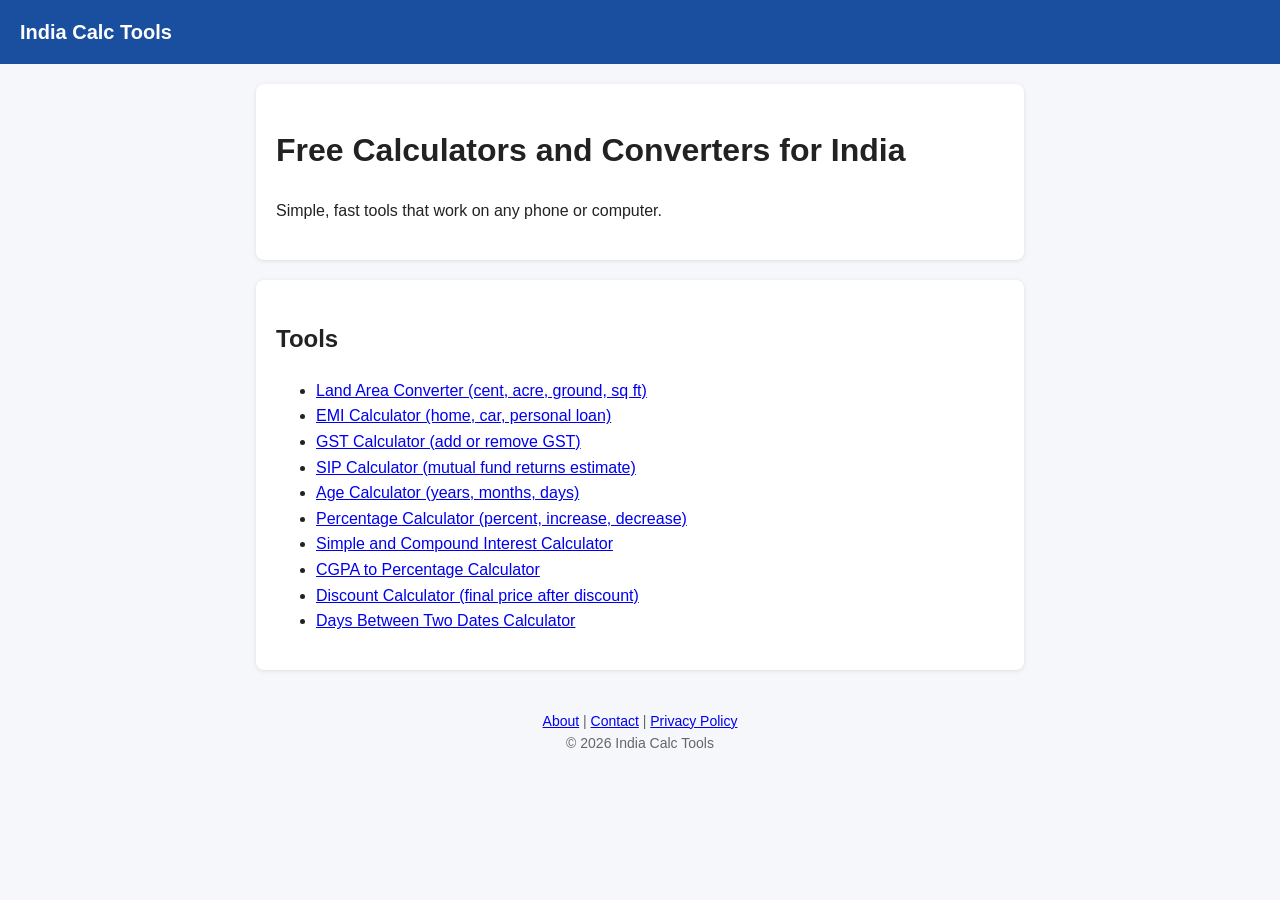
<file: index.html>
<!DOCTYPE html>
<html lang="en">
<head>
  <meta charset="UTF-8">
  <meta name="viewport" content="width=device-width, initial-scale=1.0">
  <title>India Calc Tools: Free Online Calculators and Converters</title>
  <meta name="description" content="Free online calculators and converters for India: land area units, EMI and more.">
  <link rel="stylesheet" href="style.css">
</head>
<body>
  <header><a href="index.html">India Calc Tools</a></header>
  <main>
    <div class="card">
      <h1>Free Calculators and Converters for India</h1>
      <p>Simple, fast tools that work on any phone or computer.</p>
    </div>
    <div class="card">
      <h2>Tools</h2>
      <ul>
        <li><a href="tools/land-area-converter.html">Land Area Converter (cent, acre, ground, sq ft)</a></li>
        <li><a href="tools/emi-calculator.html">EMI Calculator (home, car, personal loan)</a></li>
        <li><a href="tools/gst-calculator.html">GST Calculator (add or remove GST)</a></li>
        <li><a href="tools/sip-calculator.html">SIP Calculator (mutual fund returns estimate)</a></li>
        <li><a href="tools/age-calculator.html">Age Calculator (years, months, days)</a></li>
        <li><a href="tools/percentage-calculator.html">Percentage Calculator (percent, increase, decrease)</a></li>
        <li><a href="tools/interest-calculator.html">Simple and Compound Interest Calculator</a></li>
        <li><a href="tools/cgpa-to-percentage.html">CGPA to Percentage Calculator</a></li>
        <li><a href="tools/discount-calculator.html">Discount Calculator (final price after discount)</a></li>
        <li><a href="tools/days-between-dates.html">Days Between Two Dates Calculator</a></li>
      </ul>
    </div>
  </main>
  <footer><a href="/about.html">About</a> | <a href="/contact.html">Contact</a> | <a href="/privacy-policy.html">Privacy Policy</a><br>&copy; 2026 India Calc Tools</footer>
</body>
</html>
</file>
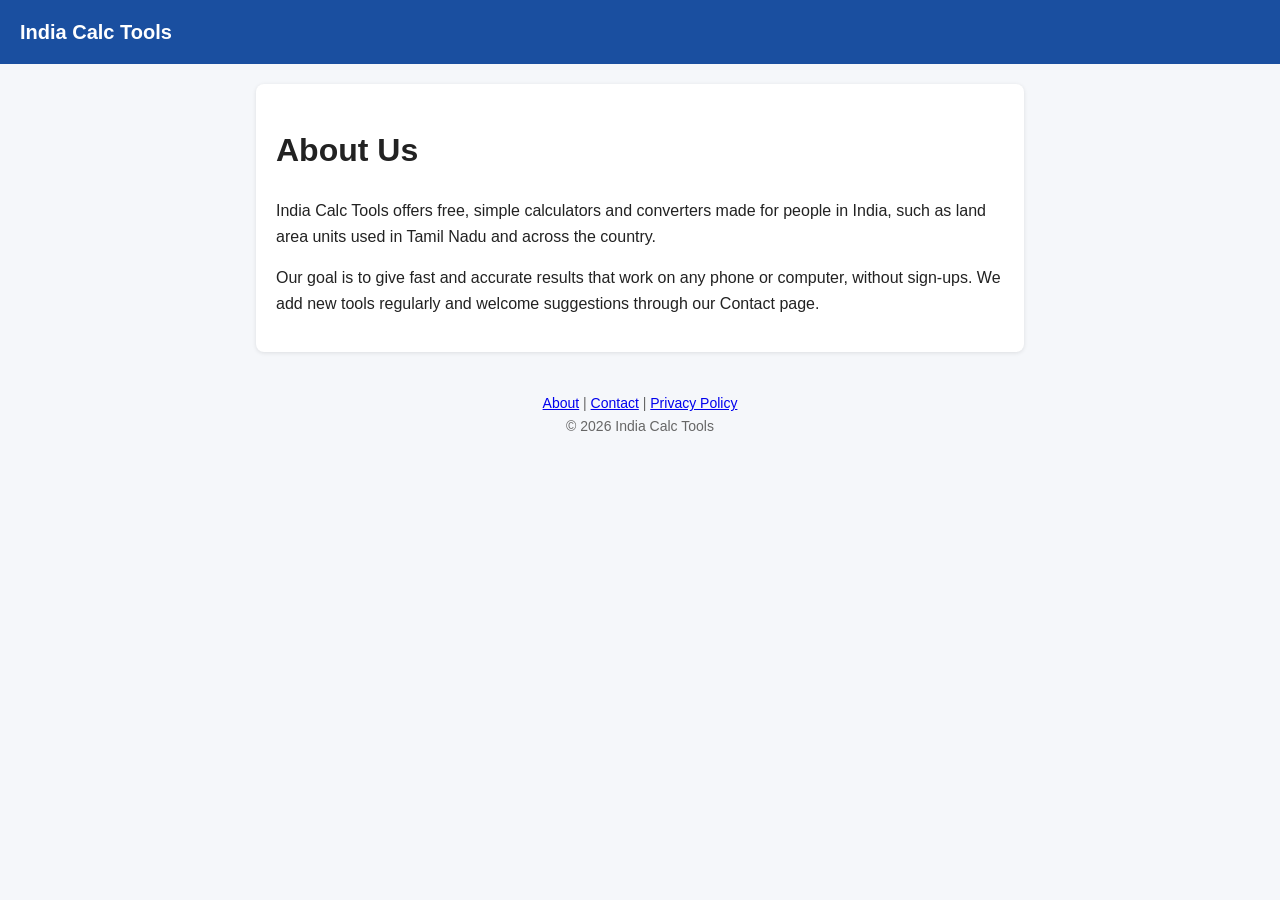
<file: about.html>
<!DOCTYPE html>
<html lang="en">
<head>
  <meta charset="UTF-8">
  <meta name="viewport" content="width=device-width, initial-scale=1.0">
  <title>About Us | India Calc Tools</title>
  <meta name="description" content="About India Calc Tools, free online calculators and converters for India.">
  <link rel="stylesheet" href="/style.css">
</head>
<body>
  <header><a href="/index.html">India Calc Tools</a></header>
  <main>
    <div class="card">
      <h1>About Us</h1>
      <p>India Calc Tools offers free, simple calculators and converters made for people in India, such as land area units used in Tamil Nadu and across the country.</p>
      <p>Our goal is to give fast and accurate results that work on any phone or computer, without sign-ups. We add new tools regularly and welcome suggestions through our Contact page.</p>
    </div>
  </main>
  <footer><a href="/about.html">About</a> | <a href="/contact.html">Contact</a> | <a href="/privacy-policy.html">Privacy Policy</a><br>&copy; 2026 India Calc Tools</footer>
</body>
</html>
</file>
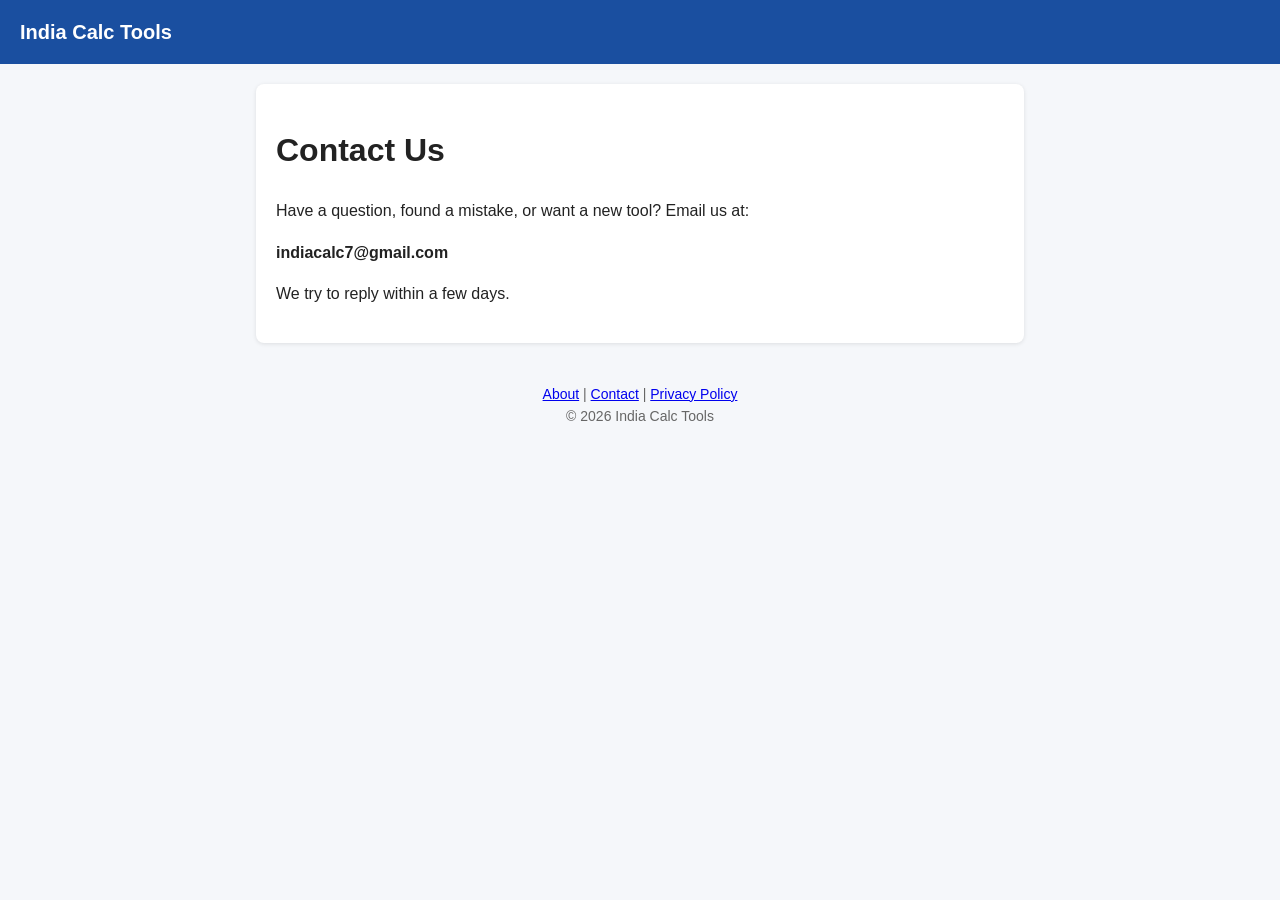
<file: contact.html>
<!DOCTYPE html>
<html lang="en">
<head>
  <meta charset="UTF-8">
  <meta name="viewport" content="width=device-width, initial-scale=1.0">
  <title>Contact Us | India Calc Tools</title>
  <meta name="description" content="Contact India Calc Tools for questions, feedback or tool suggestions.">
  <link rel="stylesheet" href="/style.css">
</head>
<body>
  <header><a href="/index.html">India Calc Tools</a></header>
  <main>
    <div class="card">
      <h1>Contact Us</h1>
      <p>Have a question, found a mistake, or want a new tool? Email us at:</p>
      <p><strong>indiacalc7@gmail.com</strong></p>
      <p>We try to reply within a few days.</p>
    </div>
  </main>
  <footer><a href="/about.html">About</a> | <a href="/contact.html">Contact</a> | <a href="/privacy-policy.html">Privacy Policy</a><br>&copy; 2026 India Calc Tools</footer>
</body>
</html>
</file>
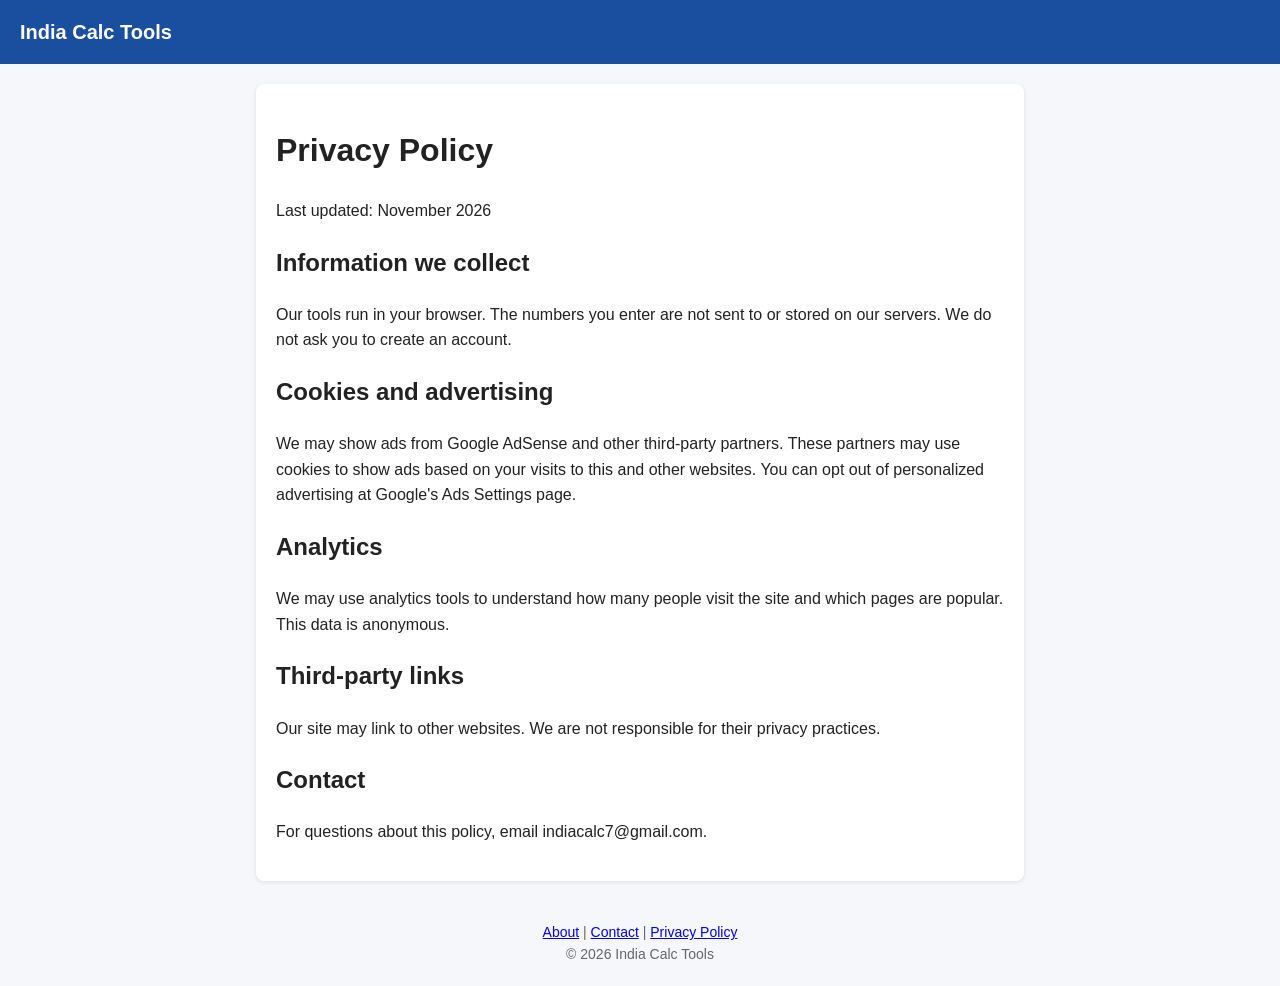
<file: privacy-policy.html>
<!DOCTYPE html>
<html lang="en">
<head>
  <meta charset="UTF-8">
  <meta name="viewport" content="width=device-width, initial-scale=1.0">
  <title>Privacy Policy | India Calc Tools</title>
  <meta name="description" content="Privacy policy of India Calc Tools.">
  <link rel="stylesheet" href="/style.css">
</head>
<body>
  <header><a href="/index.html">India Calc Tools</a></header>
  <main>
    <div class="card">
      <h1>Privacy Policy</h1>
      <p>Last updated: November 2026</p>
      <h2>Information we collect</h2>
      <p>Our tools run in your browser. The numbers you enter are not sent to or stored on our servers. We do not ask you to create an account.</p>
      <h2>Cookies and advertising</h2>
      <p>We may show ads from Google AdSense and other third-party partners. These partners may use cookies to show ads based on your visits to this and other websites. You can opt out of personalized advertising at Google's Ads Settings page.</p>
      <h2>Analytics</h2>
      <p>We may use analytics tools to understand how many people visit the site and which pages are popular. This data is anonymous.</p>
      <h2>Third-party links</h2>
      <p>Our site may link to other websites. We are not responsible for their privacy practices.</p>
      <h2>Contact</h2>
      <p>For questions about this policy, email indiacalc7@gmail.com.</p>
    </div>
  </main>
  <footer><a href="/about.html">About</a> | <a href="/contact.html">Contact</a> | <a href="/privacy-policy.html">Privacy Policy</a><br>&copy; 2026 India Calc Tools</footer>
</body>
</html>
</file>
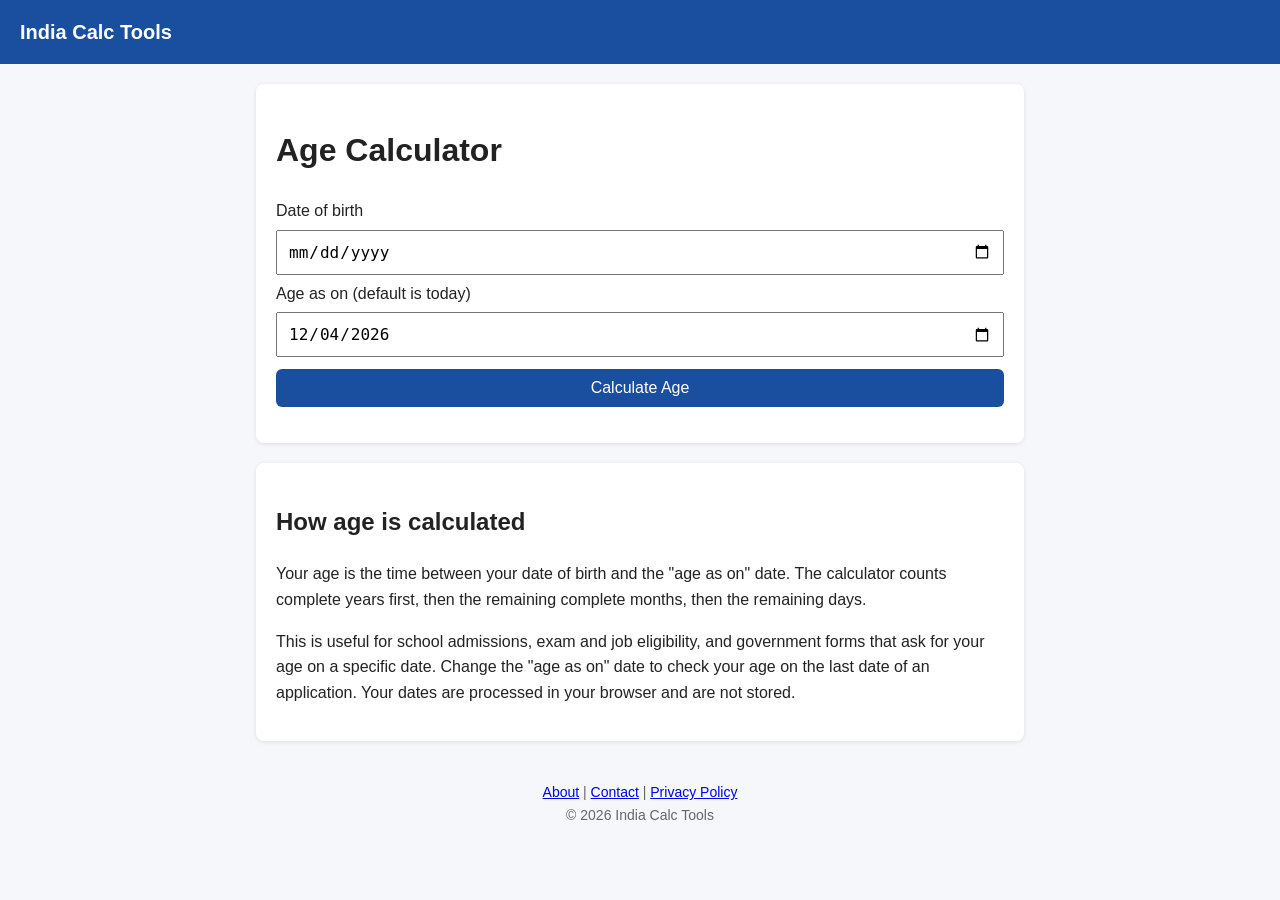
<file: tools/age-calculator.html>
<!DOCTYPE html>
<html lang="en">
<head>
  <meta charset="UTF-8">
  <meta name="viewport" content="width=device-width, initial-scale=1.0">
  <title>Age Calculator: Calculate Age in Years, Months and Days | India Calc Tools</title>
  <meta name="description" content="Free age calculator. Enter your date of birth to find your exact age in years, months and days, total days lived, and days left until your next birthday.">
  <link rel="stylesheet" href="../style.css">
</head>
<body>
  <header><a href="../index.html">India Calc Tools</a></header>
  <main>
    <div class="card">
      <h1>Age Calculator</h1>
      <label>Date of birth</label>
      <input type="date" id="dob">
      <label>Age as on (default is today)</label>
      <input type="date" id="asof">
      <button type="button" onclick="calcAge()">Calculate Age</button>
      <table id="result"></table>
    </div>
    <div class="card">
      <h2>How age is calculated</h2>
      <p>Your age is the time between your date of birth and the "age as on" date. The calculator counts complete years first, then the remaining complete months, then the remaining days.</p>
      <p>This is useful for school admissions, exam and job eligibility, and government forms that ask for your age on a specific date. Change the "age as on" date to check your age on the last date of an application. Your dates are processed in your browser and are not stored.</p>
    </div>
  </main>
  <footer><a href="/about.html">About</a> | <a href="/contact.html">Contact</a> | <a href="/privacy-policy.html">Privacy Policy</a><br>&copy; 2026 India Calc Tools</footer>
  <script>
    function parseDate(v) {
      const p = v.split("-");
      return new Date(Number(p[0]), Number(p[1]) - 1, Number(p[2]));
    }
    function fmtNum(n) {
      return n.toLocaleString("en-IN");
    }
    const t = new Date();
    document.getElementById("asof").value =
      t.getFullYear() + "-" + String(t.getMonth() + 1).padStart(2, "0") + "-" + String(t.getDate()).padStart(2, "0");

    function calcAge() {
      const dobVal = document.getElementById("dob").value;
      const asofVal = document.getElementById("asof").value;
      const table = document.getElementById("result");
      if (!dobVal || !asofVal) {
        table.innerHTML = "<tr><td>Please select both dates.</td></tr>";
        return;
      }
      const from = parseDate(dobVal);
      const to = parseDate(asofVal);
      if (from > to) {
        table.innerHTML = "<tr><td>Date of birth cannot be after the 'age as on' date.</td></tr>";
        return;
      }
      let years = to.getFullYear() - from.getFullYear();
      let months = to.getMonth() - from.getMonth();
      let days = to.getDate() - from.getDate();
      if (days < 0) {
        months--;
        days += new Date(to.getFullYear(), to.getMonth(), 0).getDate();
      }
      if (months < 0) {
        years--;
        months += 12;
      }
      const dayMs = 86400000;
      const totalDays = Math.round((to - from) / dayMs);
      const totalMonths = years * 12 + months;
      const totalWeeks = Math.floor(totalDays / 7);

      let next = new Date(to.getFullYear(), from.getMonth(), from.getDate());
      if (next < to) {
        next = new Date(to.getFullYear() + 1, from.getMonth(), from.getDate());
      }
      const daysToBirthday = Math.round((next - to) / dayMs);
      const birthdayText = daysToBirthday === 0 ? "Today! Happy birthday!" : fmtNum(daysToBirthday) + " days";

      table.innerHTML =
        "<tr><th>Result</th><th>Value</th></tr>" +
        "<tr><td>Your age</td><td>" + years + " years, " + months + " months, " + days + " days</td></tr>" +
        "<tr><td>Total months</td><td>" + fmtNum(totalMonths) + "</td></tr>" +
        "<tr><td>Total weeks</td><td>" + fmtNum(totalWeeks) + "</td></tr>" +
        "<tr><td>Total days</td><td>" + fmtNum(totalDays) + "</td></tr>" +
        "<tr><td>Next birthday in</td><td>" + birthdayText + "</td></tr>";
    }
  </script>
</body>
</html>
</file>
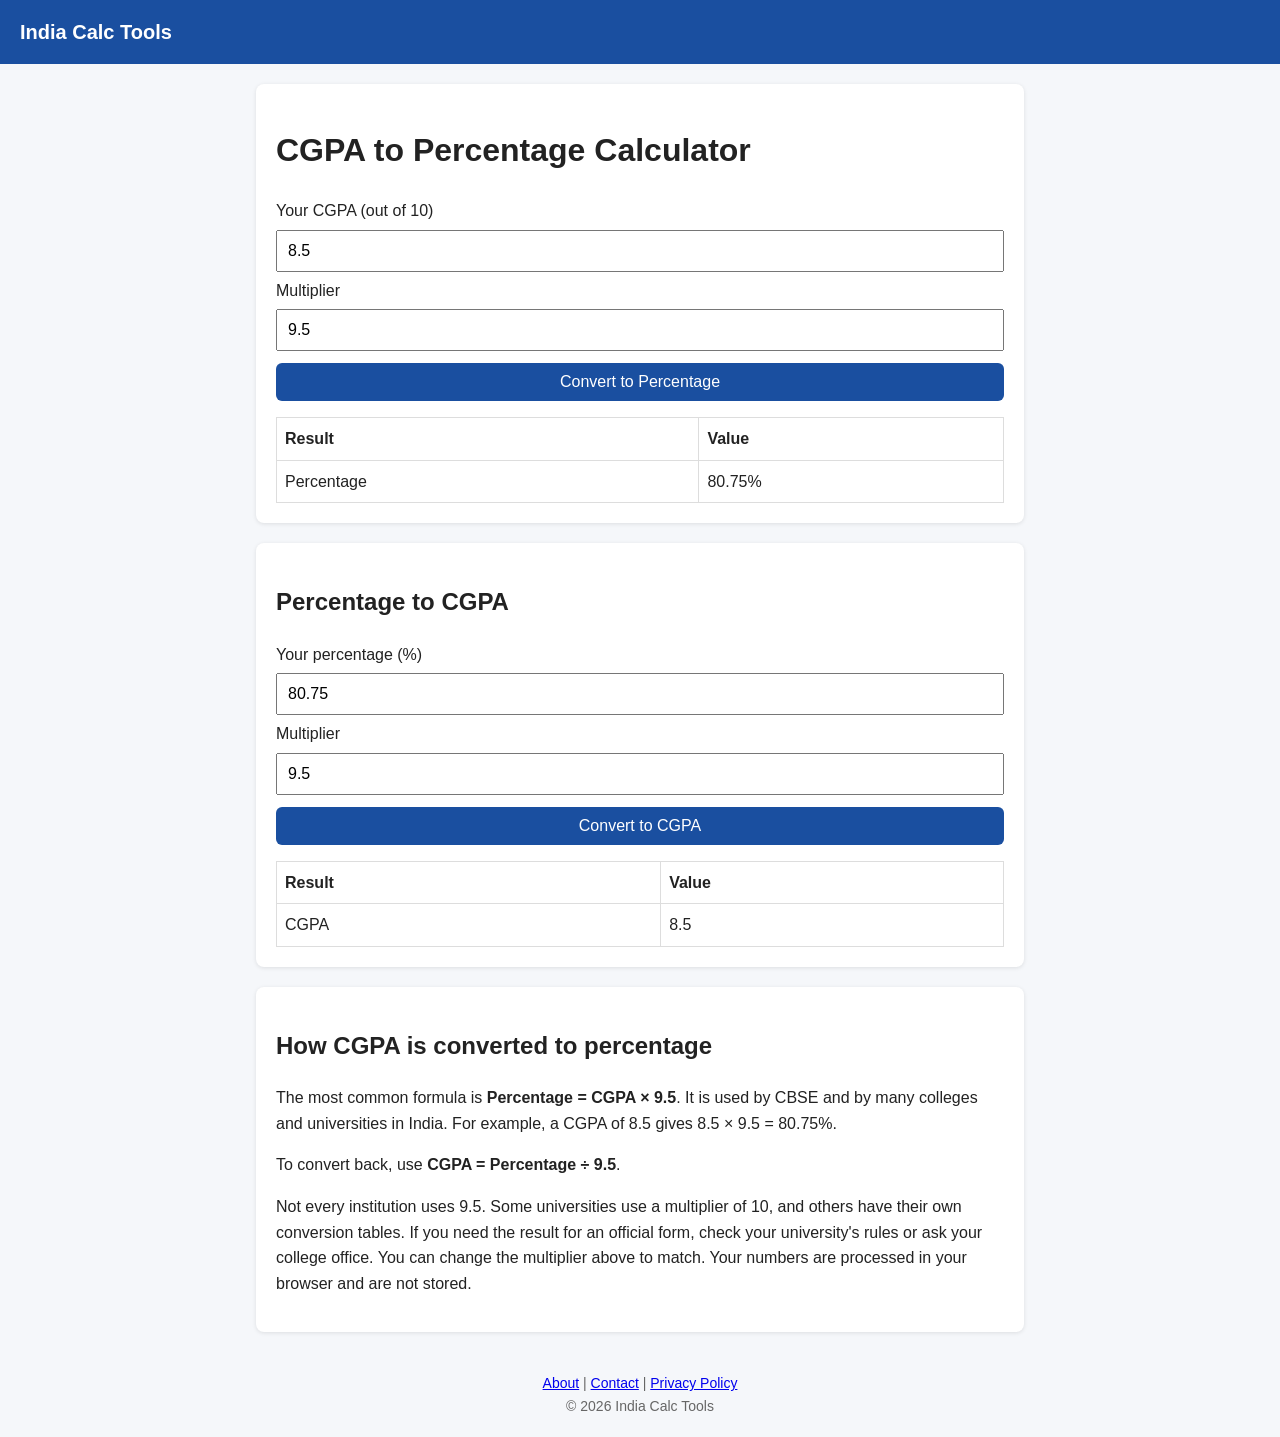
<file: tools/cgpa-to-percentage.html>
<!DOCTYPE html>
<html lang="en">
<head>
  <meta charset="UTF-8">
  <meta name="viewport" content="width=device-width, initial-scale=1.0">
  <title>CGPA to Percentage Calculator (and Percentage to CGPA) | India Calc Tools</title>
  <meta name="description" content="Free CGPA to percentage converter. Convert CGPA to percentage using the common 9.5 formula or your own multiplier, and convert percentage back to CGPA.">
  <link rel="stylesheet" href="../style.css">
</head>
<body>
  <header><a href="../index.html">India Calc Tools</a></header>
  <main>
    <div class="card">
      <h1>CGPA to Percentage Calculator</h1>
      <label>Your CGPA (out of 10)</label>
      <input type="number" id="cgpa" value="8.5" min="0" max="10" step="any">
      <label>Multiplier</label>
      <input type="number" id="mult1" value="9.5" min="0" step="any">
      <button type="button" onclick="cgpaToPct()">Convert to Percentage</button>
      <table id="r1"></table>
    </div>

    <div class="card">
      <h2>Percentage to CGPA</h2>
      <label>Your percentage (%)</label>
      <input type="number" id="pct" value="80.75" min="0" max="100" step="any">
      <label>Multiplier</label>
      <input type="number" id="mult2" value="9.5" min="0" step="any">
      <button type="button" onclick="pctToCgpa()">Convert to CGPA</button>
      <table id="r2"></table>
    </div>

    <div class="card">
      <h2>How CGPA is converted to percentage</h2>
      <p>The most common formula is <strong>Percentage = CGPA × 9.5</strong>. It is used by CBSE and by many colleges and universities in India. For example, a CGPA of 8.5 gives 8.5 × 9.5 = 80.75%.</p>
      <p>To convert back, use <strong>CGPA = Percentage ÷ 9.5</strong>.</p>
      <p>Not every institution uses 9.5. Some universities use a multiplier of 10, and others have their own conversion tables. If you need the result for an official form, check your university's rules or ask your college office. You can change the multiplier above to match. Your numbers are processed in your browser and are not stored.</p>
    </div>
  </main>
  <footer><a href="/about.html">About</a> | <a href="/contact.html">Contact</a> | <a href="/privacy-policy.html">Privacy Policy</a><br>&copy; 2026 India Calc Tools</footer>
  <script>
    function fmt(n) {
      return n.toLocaleString("en-IN", {maximumFractionDigits: 2});
    }
    function cgpaToPct() {
      const c = parseFloat(document.getElementById("cgpa").value);
      const m = parseFloat(document.getElementById("mult1").value);
      const table = document.getElementById("r1");
      if (isNaN(c) || isNaN(m) || c <= 0 || c > 10 || m <= 0) {
        table.innerHTML = "<tr><td>Please enter a CGPA between 0 and 10 and a positive multiplier.</td></tr>";
        return;
      }
      table.innerHTML = "<tr><th>Result</th><th>Value</th></tr>" +
        "<tr><td>Percentage</td><td>" + fmt(c * m) + "%</td></tr>";
    }
    function pctToCgpa() {
      const p = parseFloat(document.getElementById("pct").value);
      const m = parseFloat(document.getElementById("mult2").value);
      const table = document.getElementById("r2");
      if (isNaN(p) || isNaN(m) || p <= 0 || p > 100 || m <= 0) {
        table.innerHTML = "<tr><td>Please enter a percentage between 0 and 100 and a positive multiplier.</td></tr>";
        return;
      }
      table.innerHTML = "<tr><th>Result</th><th>Value</th></tr>" +
        "<tr><td>CGPA</td><td>" + fmt(p / m) + "</td></tr>";
    }
    cgpaToPct();
    pctToCgpa();
  </script>
</body>
</html>
</file>
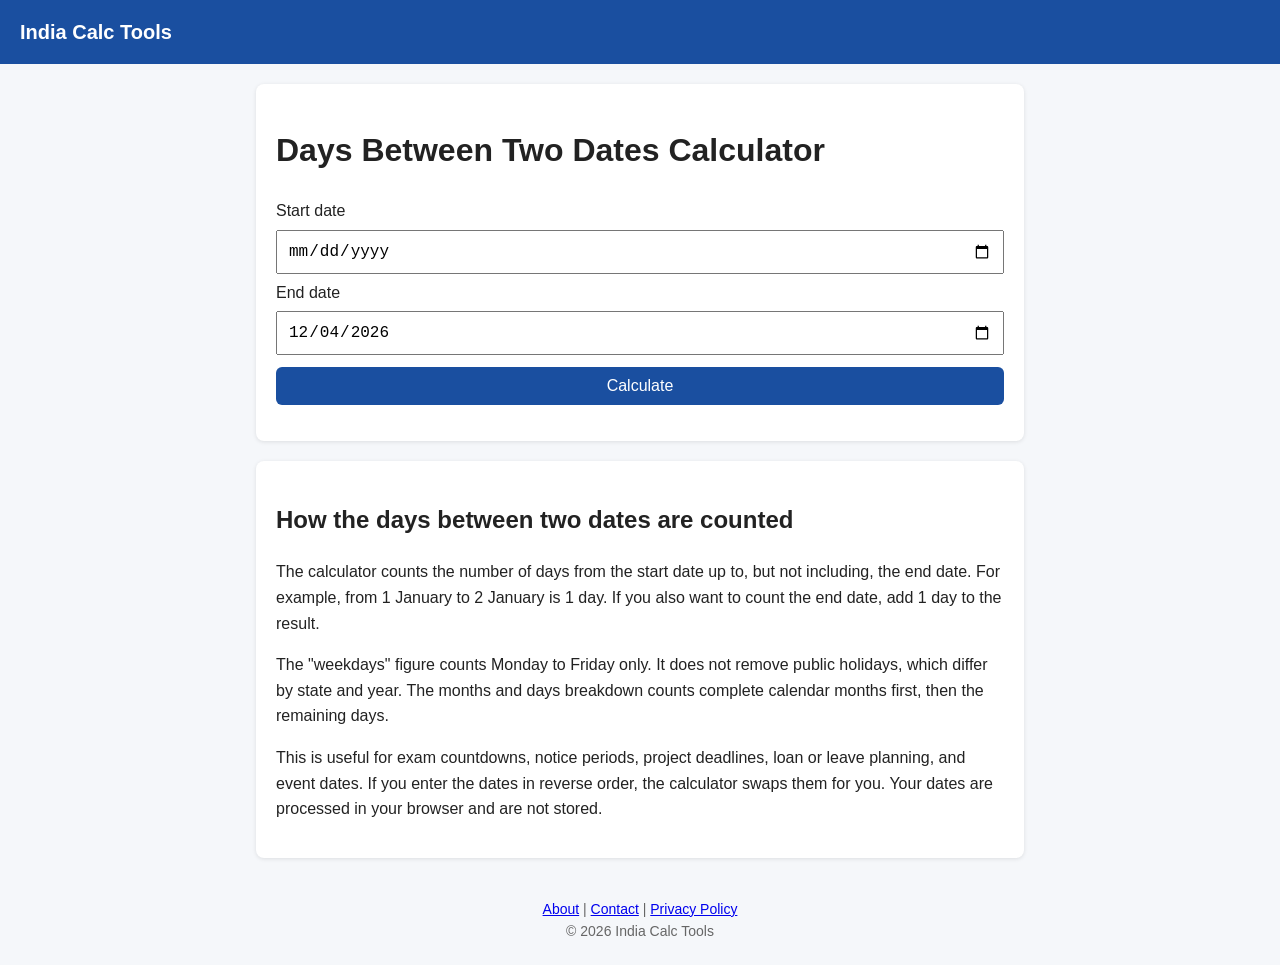
<file: tools/days-between-dates.html>
<!DOCTYPE html>
<html lang="en">
<head>
  <meta charset="UTF-8">
  <meta name="viewport" content="width=device-width, initial-scale=1.0">
  <title>Days Between Two Dates Calculator | India Calc Tools</title>
  <meta name="description" content="Free days between dates calculator. Find the number of days, weeks, months and weekdays between any two dates.">
  <link rel="stylesheet" href="../style.css">
</head>
<body>
  <header><a href="../index.html">India Calc Tools</a></header>
  <main>
    <div class="card">
      <h1>Days Between Two Dates Calculator</h1>
      <label>Start date</label>
      <input type="date" id="start">
      <label>End date</label>
      <input type="date" id="end">
      <button type="button" onclick="calcDays()">Calculate</button>
      <table id="result"></table>
    </div>
    <div class="card">
      <h2>How the days between two dates are counted</h2>
      <p>The calculator counts the number of days from the start date up to, but not including, the end date. For example, from 1 January to 2 January is 1 day. If you also want to count the end date, add 1 day to the result.</p>
      <p>The "weekdays" figure counts Monday to Friday only. It does not remove public holidays, which differ by state and year. The months and days breakdown counts complete calendar months first, then the remaining days.</p>
      <p>This is useful for exam countdowns, notice periods, project deadlines, loan or leave planning, and event dates. If you enter the dates in reverse order, the calculator swaps them for you. Your dates are processed in your browser and are not stored.</p>
    </div>
  </main>
  <footer><a href="/about.html">About</a> | <a href="/contact.html">Contact</a> | <a href="/privacy-policy.html">Privacy Policy</a><br>&copy; 2026 India Calc Tools</footer>
  <script>
    function parseDate(v) {
      const p = v.split("-");
      return new Date(Number(p[0]), Number(p[1]) - 1, Number(p[2]));
    }
    function fmtNum(n) {
      return n.toLocaleString("en-IN");
    }
    const t = new Date();
    document.getElementById("end").value =
      t.getFullYear() + "-" + String(t.getMonth() + 1).padStart(2, "0") + "-" + String(t.getDate()).padStart(2, "0");

    function calcDays() {
      const sVal = document.getElementById("start").value;
      const eVal = document.getElementById("end").value;
      const table = document.getElementById("result");
      if (!sVal || !eVal) {
        table.innerHTML = "<tr><td>Please select both dates.</td></tr>";
        return;
      }
      let from = parseDate(sVal);
      let to = parseDate(eVal);
      let note = "";
      if (from > to) {
        const tmp = from; from = to; to = tmp;
        note = "<tr><td colspan=\"2\">The dates were in reverse order, so they were swapped.</td></tr>";
      }
      const dayMs = 86400000;
      const totalDays = Math.round((to - from) / dayMs);
      const weeks = Math.floor(totalDays / 7);
      const extraDays = totalDays % 7;

      let years = to.getFullYear() - from.getFullYear();
      let months = to.getMonth() - from.getMonth();
      let days = to.getDate() - from.getDate();
      if (days < 0) {
        months--;
        days += new Date(to.getFullYear(), to.getMonth(), 0).getDate();
      }
      if (months < 0) {
        years--;
        months += 12;
      }

      let weekdays = 0;
      const cursor = new Date(from.getTime());
      for (let i = 0; i < totalDays; i++) {
        const d = cursor.getDay();
        if (d !== 0 && d !== 6) weekdays++;
        cursor.setDate(cursor.getDate() + 1);
      }

      table.innerHTML =
        "<tr><th>Result</th><th>Value</th></tr>" + note +
        "<tr><td>Total days</td><td>" + fmtNum(totalDays) + "</td></tr>" +
        "<tr><td>Weeks and days</td><td>" + fmtNum(weeks) + " weeks, " + extraDays + " days</td></tr>" +
        "<tr><td>Years, months, days</td><td>" + years + " years, " + months + " months, " + days + " days</td></tr>" +
        "<tr><td>Weekdays (Mon to Fri)</td><td>" + fmtNum(weekdays) + "</td></tr>";
    }
  </script>
</body>
</html>
</file>
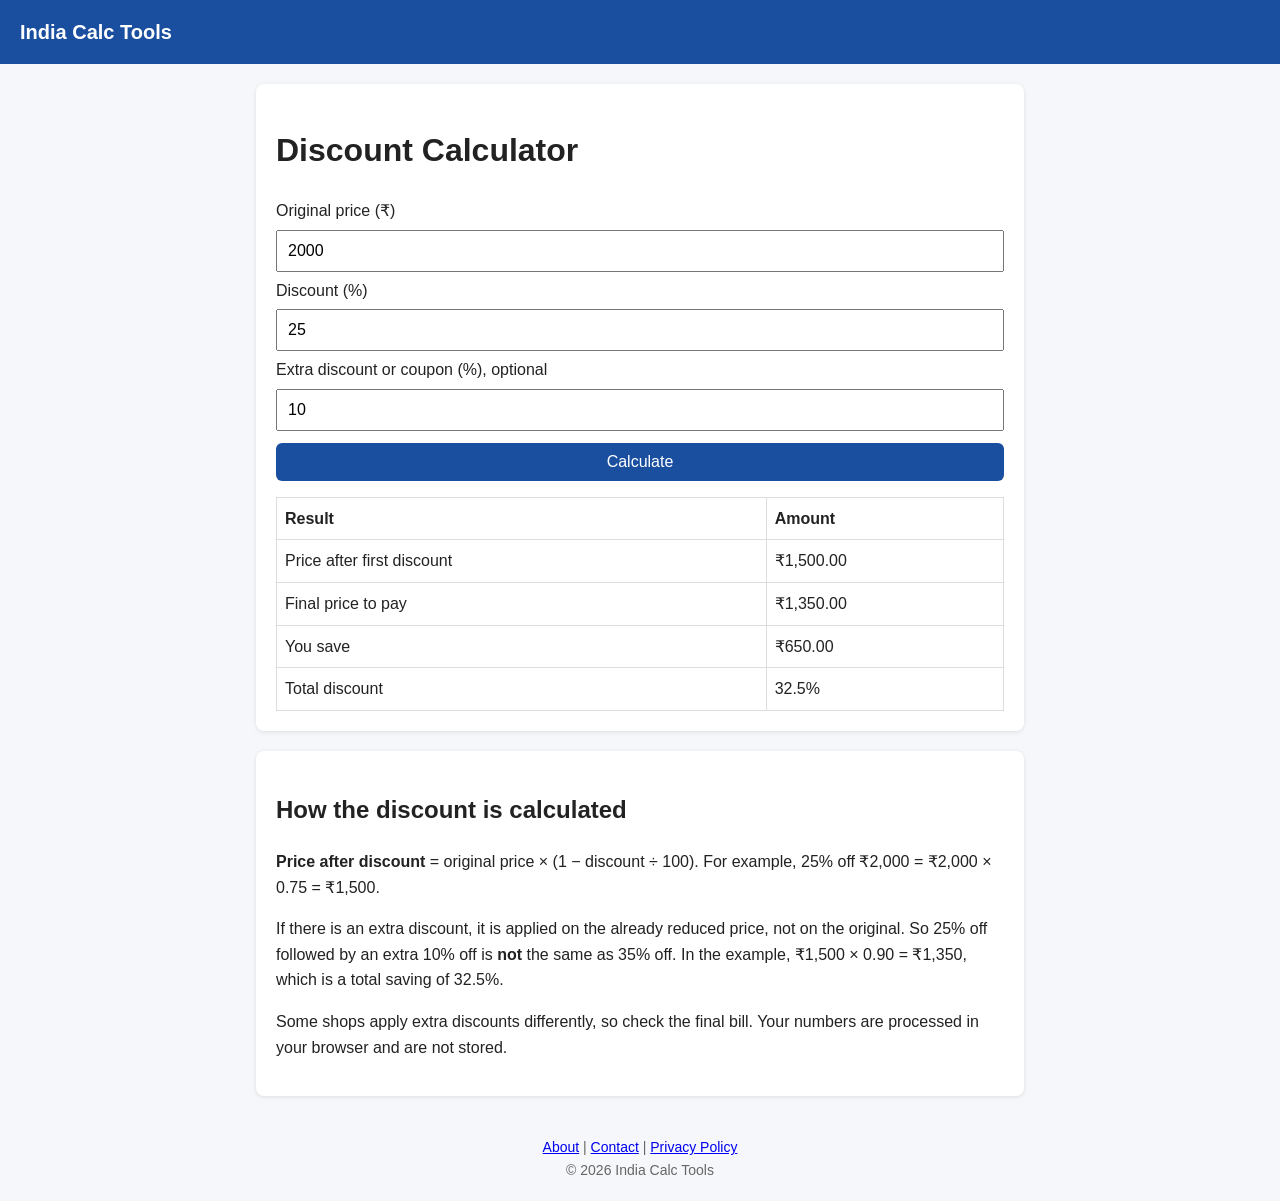
<file: tools/discount-calculator.html>
<!DOCTYPE html>
<html lang="en">
<head>
  <meta charset="UTF-8">
  <meta name="viewport" content="width=device-width, initial-scale=1.0">
  <title>Discount Calculator: Final Price After Discount | India Calc Tools</title>
  <meta name="description" content="Free discount calculator. Enter the original price and discount percentage, plus an optional extra discount, to see the final price and how much you save.">
  <link rel="stylesheet" href="../style.css">
</head>
<body>
  <header><a href="../index.html">India Calc Tools</a></header>
  <main>
    <div class="card">
      <h1>Discount Calculator</h1>
      <label>Original price (₹)</label>
      <input type="number" id="price" value="2000" min="0" step="any">
      <label>Discount (%)</label>
      <input type="number" id="d1" value="25" min="0" max="100" step="any">
      <label>Extra discount or coupon (%), optional</label>
      <input type="number" id="d2" value="10" min="0" max="100" step="any">
      <button type="button" onclick="calcDiscount()">Calculate</button>
      <table id="result"></table>
    </div>
    <div class="card">
      <h2>How the discount is calculated</h2>
      <p><strong>Price after discount</strong> = original price × (1 − discount ÷ 100). For example, 25% off ₹2,000 = ₹2,000 × 0.75 = ₹1,500.</p>
      <p>If there is an extra discount, it is applied on the already reduced price, not on the original. So 25% off followed by an extra 10% off is <strong>not</strong> the same as 35% off. In the example, ₹1,500 × 0.90 = ₹1,350, which is a total saving of 32.5%.</p>
      <p>Some shops apply extra discounts differently, so check the final bill. Your numbers are processed in your browser and are not stored.</p>
    </div>
  </main>
  <footer><a href="/about.html">About</a> | <a href="/contact.html">Contact</a> | <a href="/privacy-policy.html">Privacy Policy</a><br>&copy; 2026 India Calc Tools</footer>
  <script>
    function fmt(n) {
      return "₹" + n.toLocaleString("en-IN", {minimumFractionDigits: 2, maximumFractionDigits: 2});
    }
    function calcDiscount() {
      const price = parseFloat(document.getElementById("price").value);
      const d1 = parseFloat(document.getElementById("d1").value);
      const d2Raw = document.getElementById("d2").value;
      const d2 = d2Raw === "" ? 0 : parseFloat(d2Raw);
      const table = document.getElementById("result");
      if (isNaN(price) || isNaN(d1) || isNaN(d2) || price <= 0 || d1 < 0 || d1 > 100 || d2 < 0 || d2 > 100) {
        table.innerHTML = "<tr><td>Please enter a positive price and discounts between 0 and 100.</td></tr>";
        return;
      }
      const afterFirst = price * (1 - d1 / 100);
      const finalPrice = afterFirst * (1 - d2 / 100);
      const saved = price - finalPrice;
      const effective = saved / price * 100;
      table.innerHTML =
        "<tr><th>Result</th><th>Amount</th></tr>" +
        "<tr><td>Price after first discount</td><td>" + fmt(afterFirst) + "</td></tr>" +
        "<tr><td>Final price to pay</td><td>" + fmt(finalPrice) + "</td></tr>" +
        "<tr><td>You save</td><td>" + fmt(saved) + "</td></tr>" +
        "<tr><td>Total discount</td><td>" + effective.toLocaleString("en-IN", {maximumFractionDigits: 2}) + "%</td></tr>";
    }
    calcDiscount();
  </script>
</body>
</html>
</file>
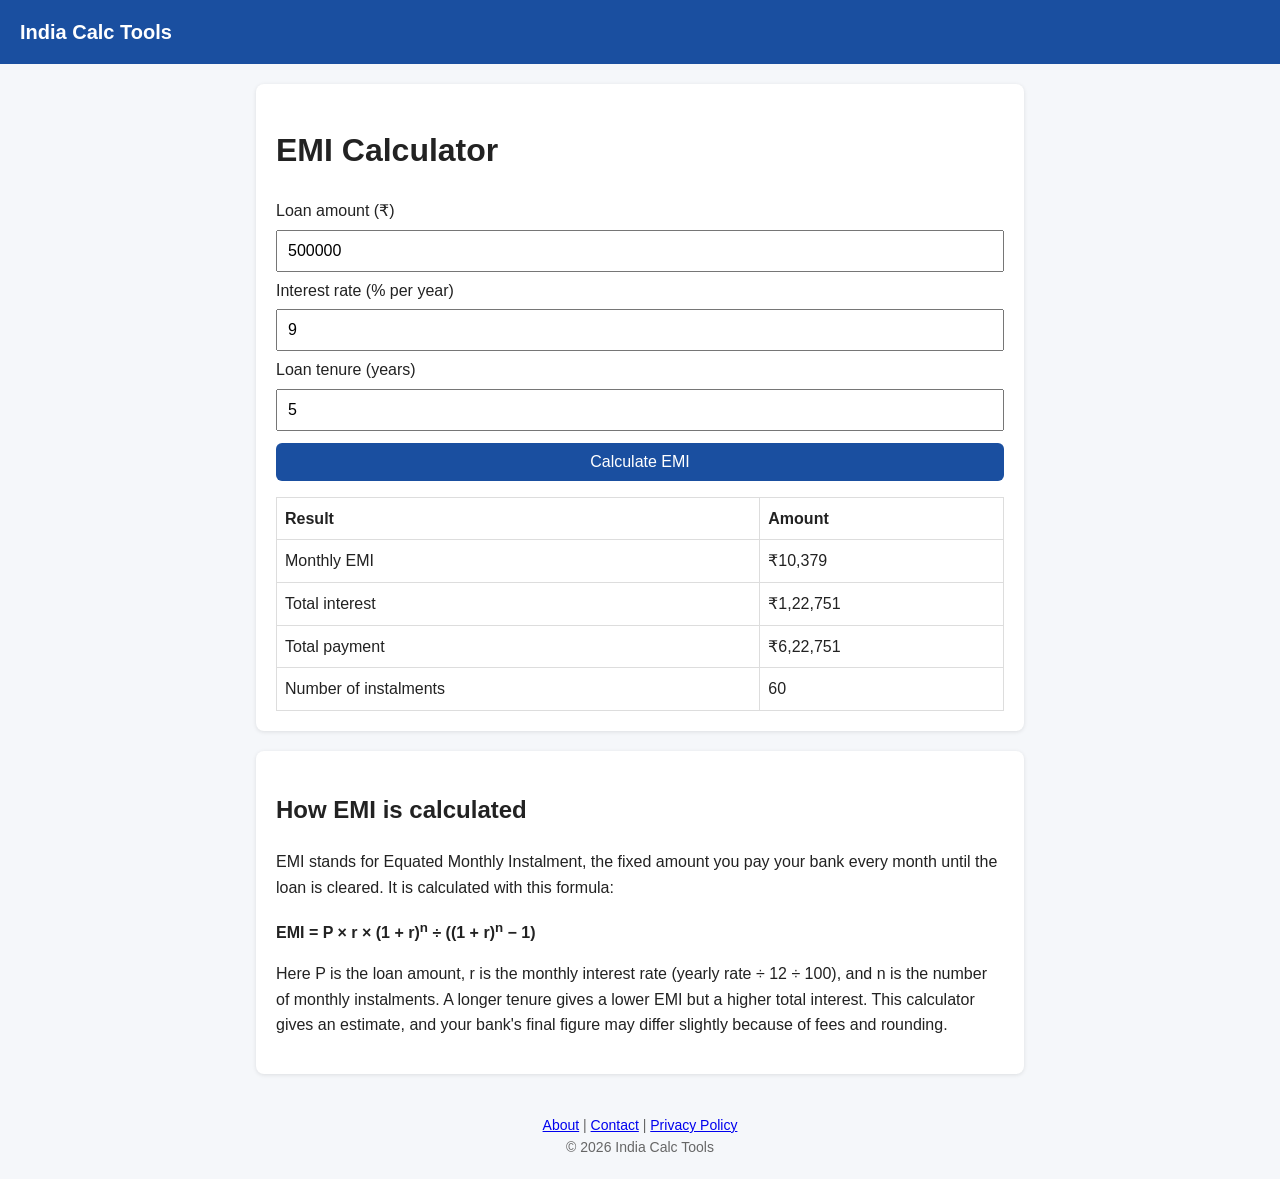
<file: tools/emi-calculator.html>
<!DOCTYPE html>
<html lang="en">
<head>
  <meta charset="UTF-8">
  <meta name="viewport" content="width=device-width, initial-scale=1.0">
  <title>EMI Calculator: Loan EMI, Interest and Total Payment | India Calc Tools</title>
  <meta name="description" content="Free EMI calculator for home, car and personal loans. Enter amount, interest rate and tenure to see your monthly EMI, total interest and total payment.">
  <link rel="stylesheet" href="../style.css">
</head>
<body>
  <header><a href="../index.html">India Calc Tools</a></header>
  <main>
    <div class="card">
      <h1>EMI Calculator</h1>
      <label>Loan amount (₹)</label>
      <input type="number" id="amount" value="500000" min="0" step="any">
      <label>Interest rate (% per year)</label>
      <input type="number" id="rate" value="9" min="0" step="any">
      <label>Loan tenure (years)</label>
      <input type="number" id="years" value="5" min="0" step="any">
      <button onclick="calcEmi()">Calculate EMI</button>
      <table id="result"></table>
    </div>
    <div class="card">
      <h2>How EMI is calculated</h2>
      <p>EMI stands for Equated Monthly Instalment, the fixed amount you pay your bank every month until the loan is cleared. It is calculated with this formula:</p>
      <p><strong>EMI = P × r × (1 + r)<sup>n</sup> ÷ ((1 + r)<sup>n</sup> − 1)</strong></p>
      <p>Here P is the loan amount, r is the monthly interest rate (yearly rate ÷ 12 ÷ 100), and n is the number of monthly instalments. A longer tenure gives a lower EMI but a higher total interest. This calculator gives an estimate, and your bank's final figure may differ slightly because of fees and rounding.</p>
    </div>
  </main>
  <footer><a href="/about.html">About</a> | <a href="/contact.html">Contact</a> | <a href="/privacy-policy.html">Privacy Policy</a><br>&copy; 2026 India Calc Tools</footer>
  <script>
    function fmt(n) {
      return "₹" + n.toLocaleString("en-IN", {maximumFractionDigits: 0});
    }
    function calcEmi() {
      const P = parseFloat(document.getElementById("amount").value);
      const annual = parseFloat(document.getElementById("rate").value);
      const years = parseFloat(document.getElementById("years").value);
      const table = document.getElementById("result");
      if (isNaN(P) || isNaN(annual) || isNaN(years) || P <= 0 || annual < 0 || years <= 0) {
        table.innerHTML = "<tr><td>Please enter valid positive numbers.</td></tr>";
        return;
      }
      const n = Math.round(years * 12);
      const r = annual / 12 / 100;
      let emi;
      if (r === 0) {
        emi = P / n;
      } else {
        const pow = Math.pow(1 + r, n);
        emi = P * r * pow / (pow - 1);
      }
      const total = emi * n;
      const interest = total - P;
      table.innerHTML =
        "<tr><th>Result</th><th>Amount</th></tr>" +
        "<tr><td>Monthly EMI</td><td>" + fmt(emi) + "</td></tr>" +
        "<tr><td>Total interest</td><td>" + fmt(interest) + "</td></tr>" +
        "<tr><td>Total payment</td><td>" + fmt(total) + "</td></tr>" +
        "<tr><td>Number of instalments</td><td>" + n + "</td></tr>";
    }
    calcEmi();
  </script>
</body>
</html>
</file>
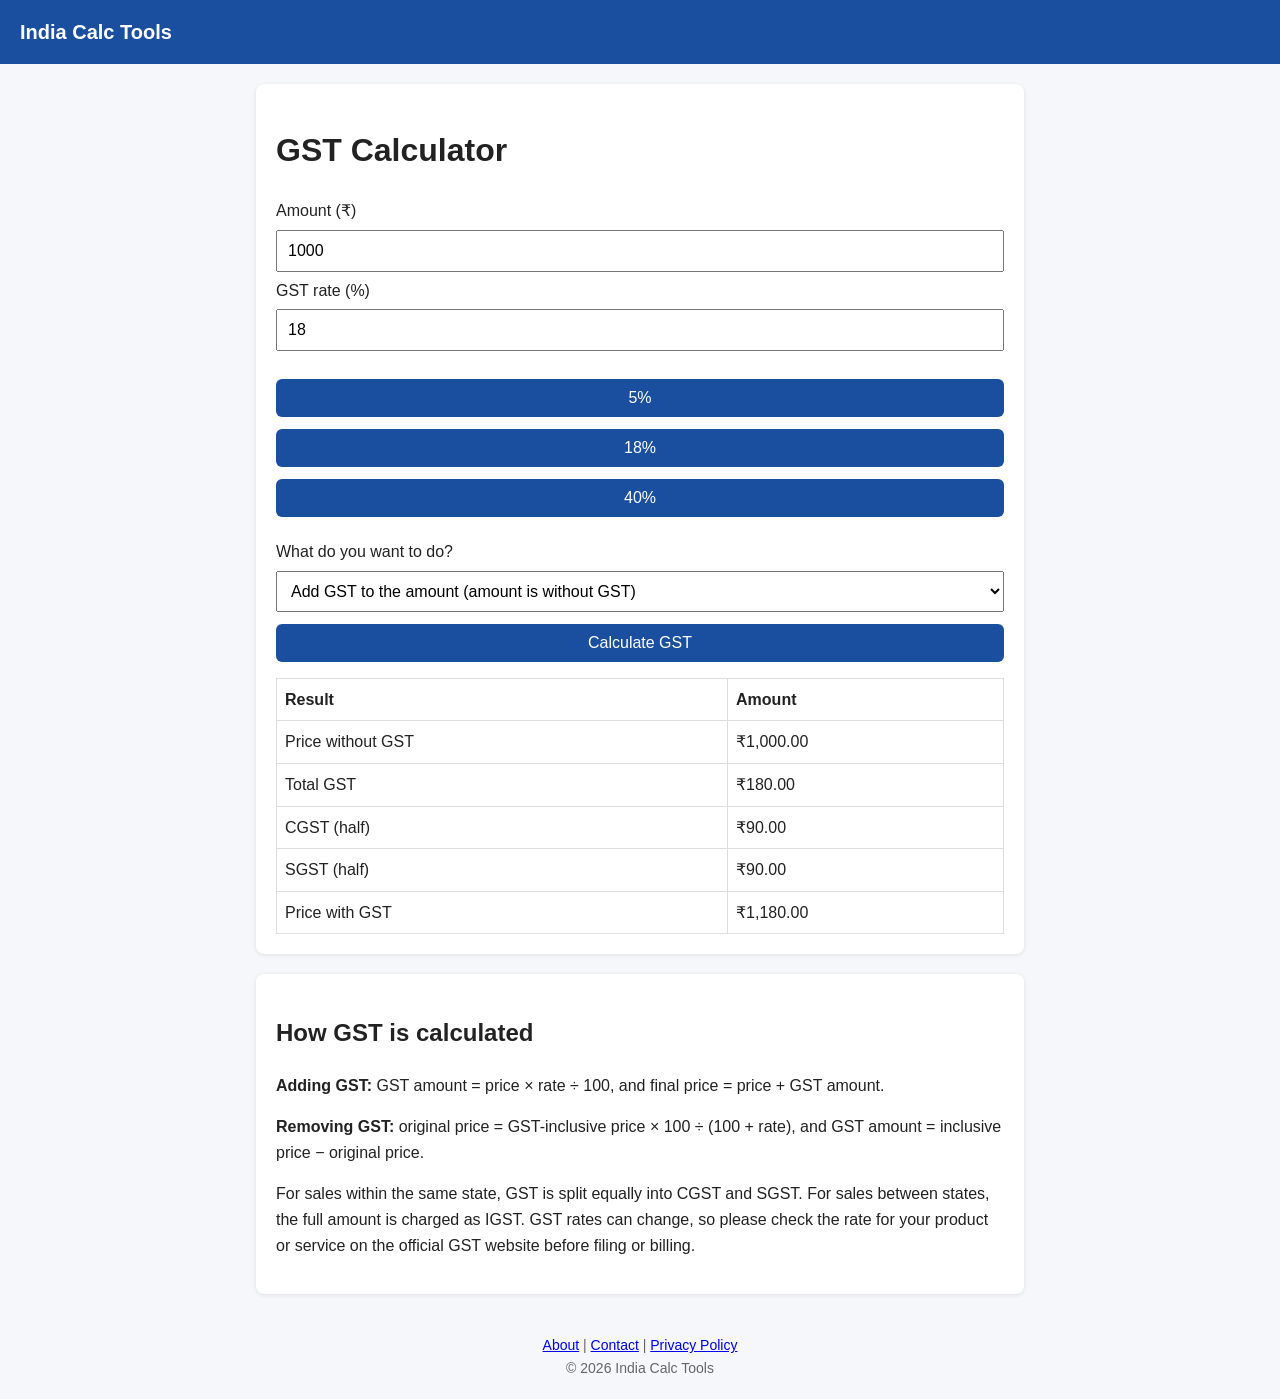
<file: tools/gst-calculator.html>
<!DOCTYPE html>
<html lang="en">
<head>
  <meta charset="UTF-8">
  <meta name="viewport" content="width=device-width, initial-scale=1.0">
  <title>GST Calculator India: Add or Remove GST | India Calc Tools</title>
  <meta name="description" content="Free GST calculator for India. Add GST to a price or remove GST from a GST-inclusive price, with CGST and SGST split.">
  <link rel="stylesheet" href="../style.css">
</head>
<body>
  <header><a href="../index.html">India Calc Tools</a></header>
  <main>
    <div class="card">
      <h1>GST Calculator</h1>
      <label>Amount (₹)</label>
      <input type="number" id="amount" value="1000" min="0" step="any">
      <label>GST rate (%)</label>
      <input type="number" id="rate" value="18" min="0" step="any">
      <p>
        <button type="button" onclick="setRate(5)">5%</button>
        <button type="button" onclick="setRate(18)">18%</button>
        <button type="button" onclick="setRate(40)">40%</button>
      </p>
      <label>What do you want to do?</label>
      <select id="mode">
        <option value="add">Add GST to the amount (amount is without GST)</option>
        <option value="remove">Remove GST from the amount (amount includes GST)</option>
      </select>
      <button type="button" onclick="calcGst()">Calculate GST</button>
      <table id="result"></table>
    </div>
    <div class="card">
      <h2>How GST is calculated</h2>
      <p><strong>Adding GST:</strong> GST amount = price × rate ÷ 100, and final price = price + GST amount.</p>
      <p><strong>Removing GST:</strong> original price = GST-inclusive price × 100 ÷ (100 + rate), and GST amount = inclusive price − original price.</p>
      <p>For sales within the same state, GST is split equally into CGST and SGST. For sales between states, the full amount is charged as IGST. GST rates can change, so please check the rate for your product or service on the official GST website before filing or billing.</p>
    </div>
  </main>
  <footer><a href="/about.html">About</a> | <a href="/contact.html">Contact</a> | <a href="/privacy-policy.html">Privacy Policy</a><br>&copy; 2026 India Calc Tools</footer>
  <script>
    function fmt(n) {
      return "₹" + n.toLocaleString("en-IN", {minimumFractionDigits: 2, maximumFractionDigits: 2});
    }
    function setRate(r) {
      document.getElementById("rate").value = r;
      calcGst();
    }
    function calcGst() {
      const amount = parseFloat(document.getElementById("amount").value);
      const rate = parseFloat(document.getElementById("rate").value);
      const mode = document.getElementById("mode").value;
      const table = document.getElementById("result");
      if (isNaN(amount) || isNaN(rate) || amount < 0 || rate < 0) {
        table.innerHTML = "<tr><td>Please enter valid positive numbers.</td></tr>";
        return;
      }
      let base, gst, total;
      if (mode === "add") {
        base = amount;
        gst = amount * rate / 100;
        total = amount + gst;
      } else {
        total = amount;
        base = amount * 100 / (100 + rate);
        gst = amount - base;
      }
      table.innerHTML =
        "<tr><th>Result</th><th>Amount</th></tr>" +
        "<tr><td>Price without GST</td><td>" + fmt(base) + "</td></tr>" +
        "<tr><td>Total GST</td><td>" + fmt(gst) + "</td></tr>" +
        "<tr><td>CGST (half)</td><td>" + fmt(gst / 2) + "</td></tr>" +
        "<tr><td>SGST (half)</td><td>" + fmt(gst / 2) + "</td></tr>" +
        "<tr><td>Price with GST</td><td>" + fmt(total) + "</td></tr>";
    }
    calcGst();
  </script>
</body>
</html>
</file>
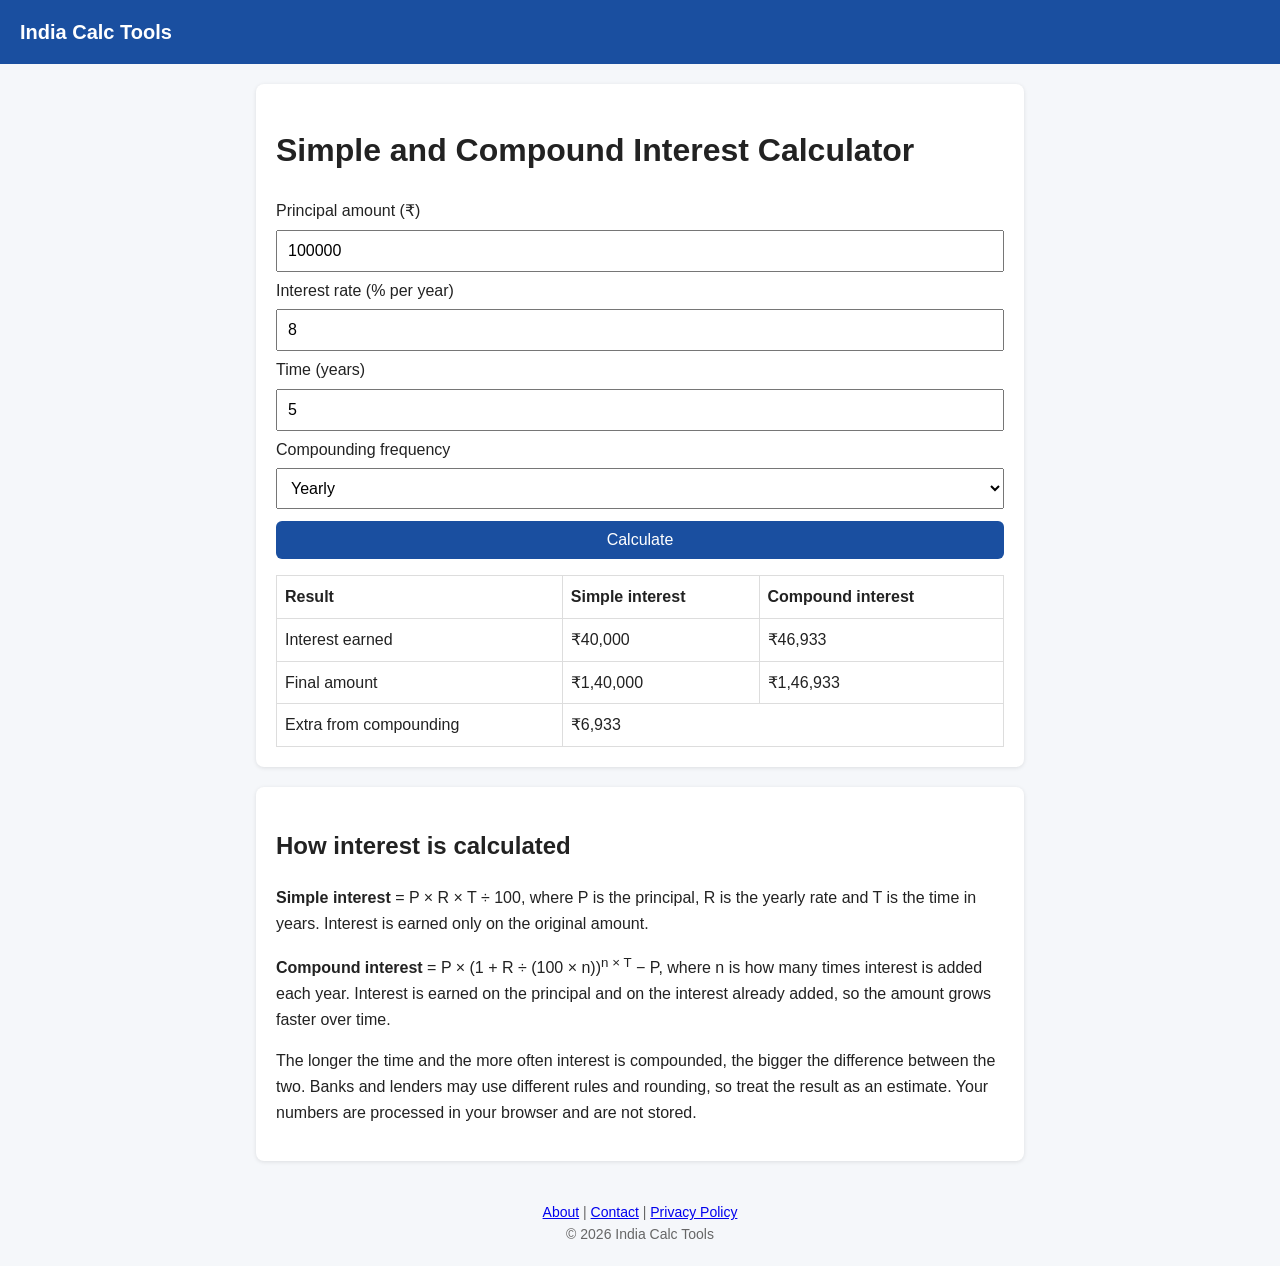
<file: tools/interest-calculator.html>
<!DOCTYPE html>
<html lang="en">
<head>
  <meta charset="UTF-8">
  <meta name="viewport" content="width=device-width, initial-scale=1.0">
  <title>Simple and Compound Interest Calculator | India Calc Tools</title>
  <meta name="description" content="Free simple interest and compound interest calculator. Enter principal, rate, time and compounding frequency to compare interest earned and the final amount.">
  <link rel="stylesheet" href="../style.css">
</head>
<body>
  <header><a href="../index.html">India Calc Tools</a></header>
  <main>
    <div class="card">
      <h1>Simple and Compound Interest Calculator</h1>
      <label>Principal amount (₹)</label>
      <input type="number" id="principal" value="100000" min="0" step="any">
      <label>Interest rate (% per year)</label>
      <input type="number" id="rate" value="8" min="0" step="any">
      <label>Time (years)</label>
      <input type="number" id="years" value="5" min="0" step="any">
      <label>Compounding frequency</label>
      <select id="freq">
        <option value="1" selected>Yearly</option>
        <option value="2">Half-yearly</option>
        <option value="4">Quarterly</option>
        <option value="12">Monthly</option>
      </select>
      <button type="button" onclick="calcInterest()">Calculate</button>
      <table id="result"></table>
    </div>
    <div class="card">
      <h2>How interest is calculated</h2>
      <p><strong>Simple interest</strong> = P × R × T ÷ 100, where P is the principal, R is the yearly rate and T is the time in years. Interest is earned only on the original amount.</p>
      <p><strong>Compound interest</strong> = P × (1 + R ÷ (100 × n))<sup>n × T</sup> − P, where n is how many times interest is added each year. Interest is earned on the principal and on the interest already added, so the amount grows faster over time.</p>
      <p>The longer the time and the more often interest is compounded, the bigger the difference between the two. Banks and lenders may use different rules and rounding, so treat the result as an estimate. Your numbers are processed in your browser and are not stored.</p>
    </div>
  </main>
  <footer><a href="/about.html">About</a> | <a href="/contact.html">Contact</a> | <a href="/privacy-policy.html">Privacy Policy</a><br>&copy; 2026 India Calc Tools</footer>
  <script>
    function fmt(n) {
      return "₹" + n.toLocaleString("en-IN", {maximumFractionDigits: 0});
    }
    function calcInterest() {
      const P = parseFloat(document.getElementById("principal").value);
      const R = parseFloat(document.getElementById("rate").value);
      const T = parseFloat(document.getElementById("years").value);
      const n = parseFloat(document.getElementById("freq").value);
      const table = document.getElementById("result");
      if (isNaN(P) || isNaN(R) || isNaN(T) || P <= 0 || R < 0 || T <= 0) {
        table.innerHTML = "<tr><td>Please enter valid positive numbers.</td></tr>";
        return;
      }
      const simple = P * R * T / 100;
      const compoundTotal = P * Math.pow(1 + R / (100 * n), n * T);
      const compound = compoundTotal - P;
      table.innerHTML =
        "<tr><th>Result</th><th>Simple interest</th><th>Compound interest</th></tr>" +
        "<tr><td>Interest earned</td><td>" + fmt(simple) + "</td><td>" + fmt(compound) + "</td></tr>" +
        "<tr><td>Final amount</td><td>" + fmt(P + simple) + "</td><td>" + fmt(compoundTotal) + "</td></tr>" +
        "<tr><td>Extra from compounding</td><td colspan=\"2\">" + fmt(compound - simple) + "</td></tr>";
    }
    calcInterest();
  </script>
</body>
</html>
</file>
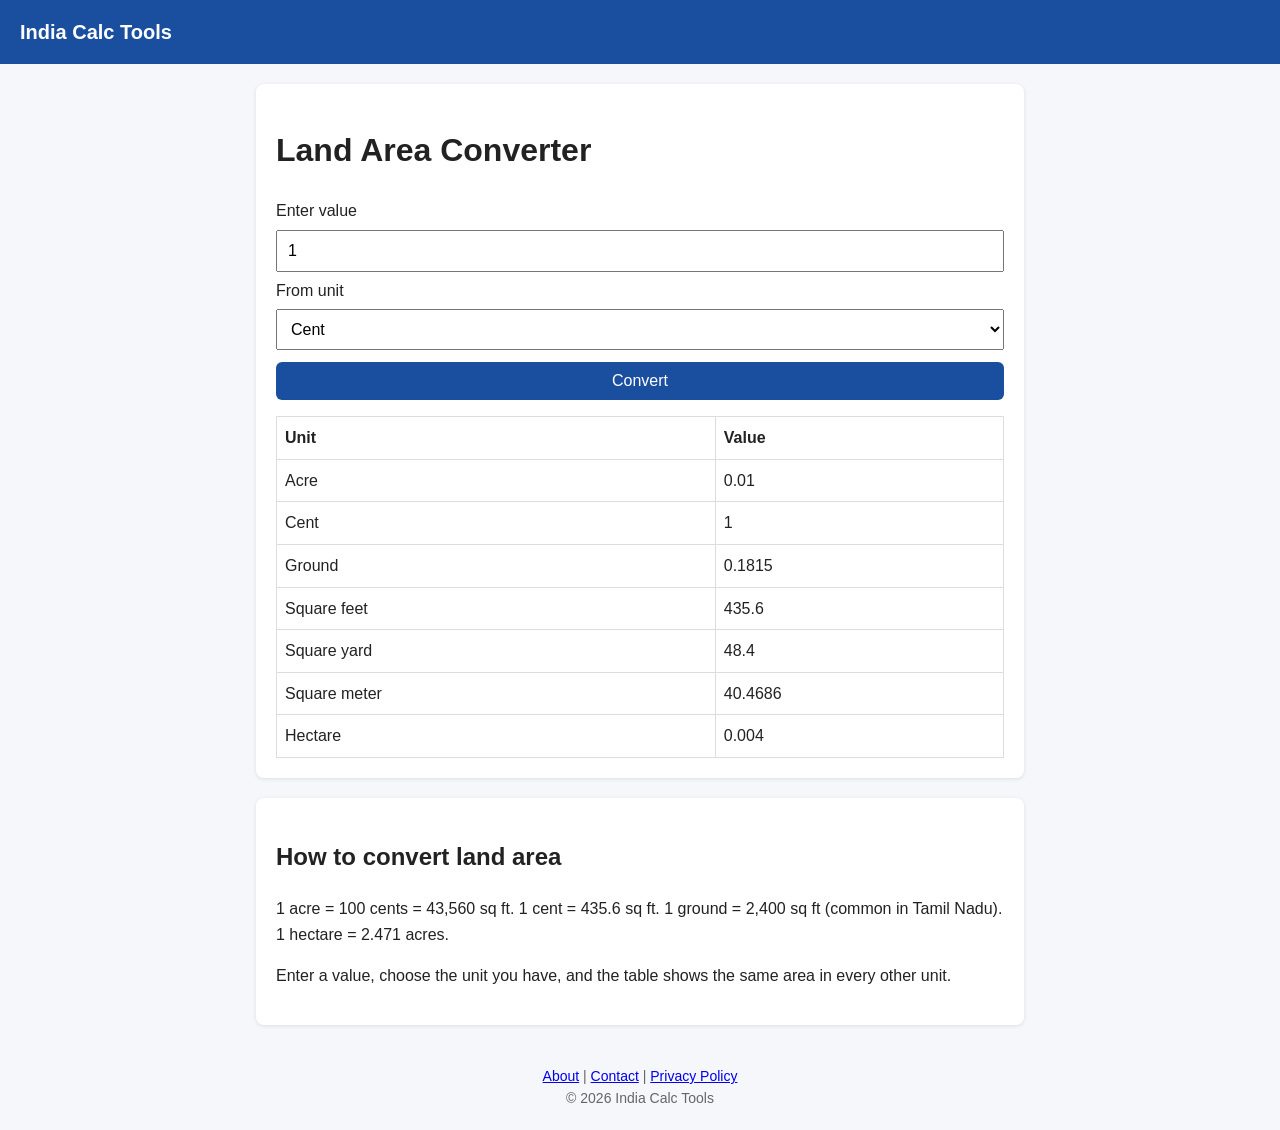
<file: tools/land-area-converter.html>
<!DOCTYPE html>
<html lang="en">
<head>
  <meta charset="UTF-8">
  <meta name="viewport" content="width=device-width, initial-scale=1.0">
  <title>Land Area Converter: Cent, Acre, Ground, Sq Ft | India Calc Tools</title>
  <meta name="description" content="Convert land area between cent, acre, ground, square feet, square yard, square meter and hectare instantly.">
  <link rel="stylesheet" href="../style.css">
</head>
<body>
  <header><a href="../index.html">India Calc Tools</a></header>
  <main>
    <div class="card">
      <h1>Land Area Converter</h1>
      <label>Enter value</label>
      <input type="number" id="value" value="1" min="0" step="any">
      <label>From unit</label>
      <select id="unit">
        <option value="43560">Acre</option>
        <option value="435.6" selected>Cent</option>
        <option value="2400">Ground</option>
        <option value="1">Square feet</option>
        <option value="9">Square yard</option>
        <option value="10.7639">Square meter</option>
        <option value="107639">Hectare</option>
      </select>
      <button onclick="convert()">Convert</button>
      <table id="result"></table>
    </div>
    <div class="card">
      <h2>How to convert land area</h2>
      <p>1 acre = 100 cents = 43,560 sq ft. 1 cent = 435.6 sq ft. 1 ground = 2,400 sq ft (common in Tamil Nadu). 1 hectare = 2.471 acres.</p>
      <p>Enter a value, choose the unit you have, and the table shows the same area in every other unit.</p>
    </div>
  </main>
  <footer><a href="/about.html">About</a> | <a href="/contact.html">Contact</a> | <a href="/privacy-policy.html">Privacy Policy</a><br>&copy; 2026 India Calc Tools</footer>
  <script>
    const units = [
      ["Acre", 43560], ["Cent", 435.6], ["Ground", 2400],
      ["Square feet", 1], ["Square yard", 9],
      ["Square meter", 10.7639], ["Hectare", 107639]
    ];
    function convert() {
      const value = parseFloat(document.getElementById("value").value);
      const factor = parseFloat(document.getElementById("unit").value);
      const table = document.getElementById("result");
      if (isNaN(value) || value < 0) { table.innerHTML = "<tr><td>Please enter a valid number.</td></tr>"; return; }
      const sqft = value * factor;
      let html = "<tr><th>Unit</th><th>Value</th></tr>";
      units.forEach(u => {
        html += "<tr><td>" + u[0] + "</td><td>" + (sqft / u[1]).toLocaleString("en-IN", {maximumFractionDigits: 4}) + "</td></tr>";
      });
      table.innerHTML = html;
    }
    convert();
  </script>
</body>
</html>
</file>
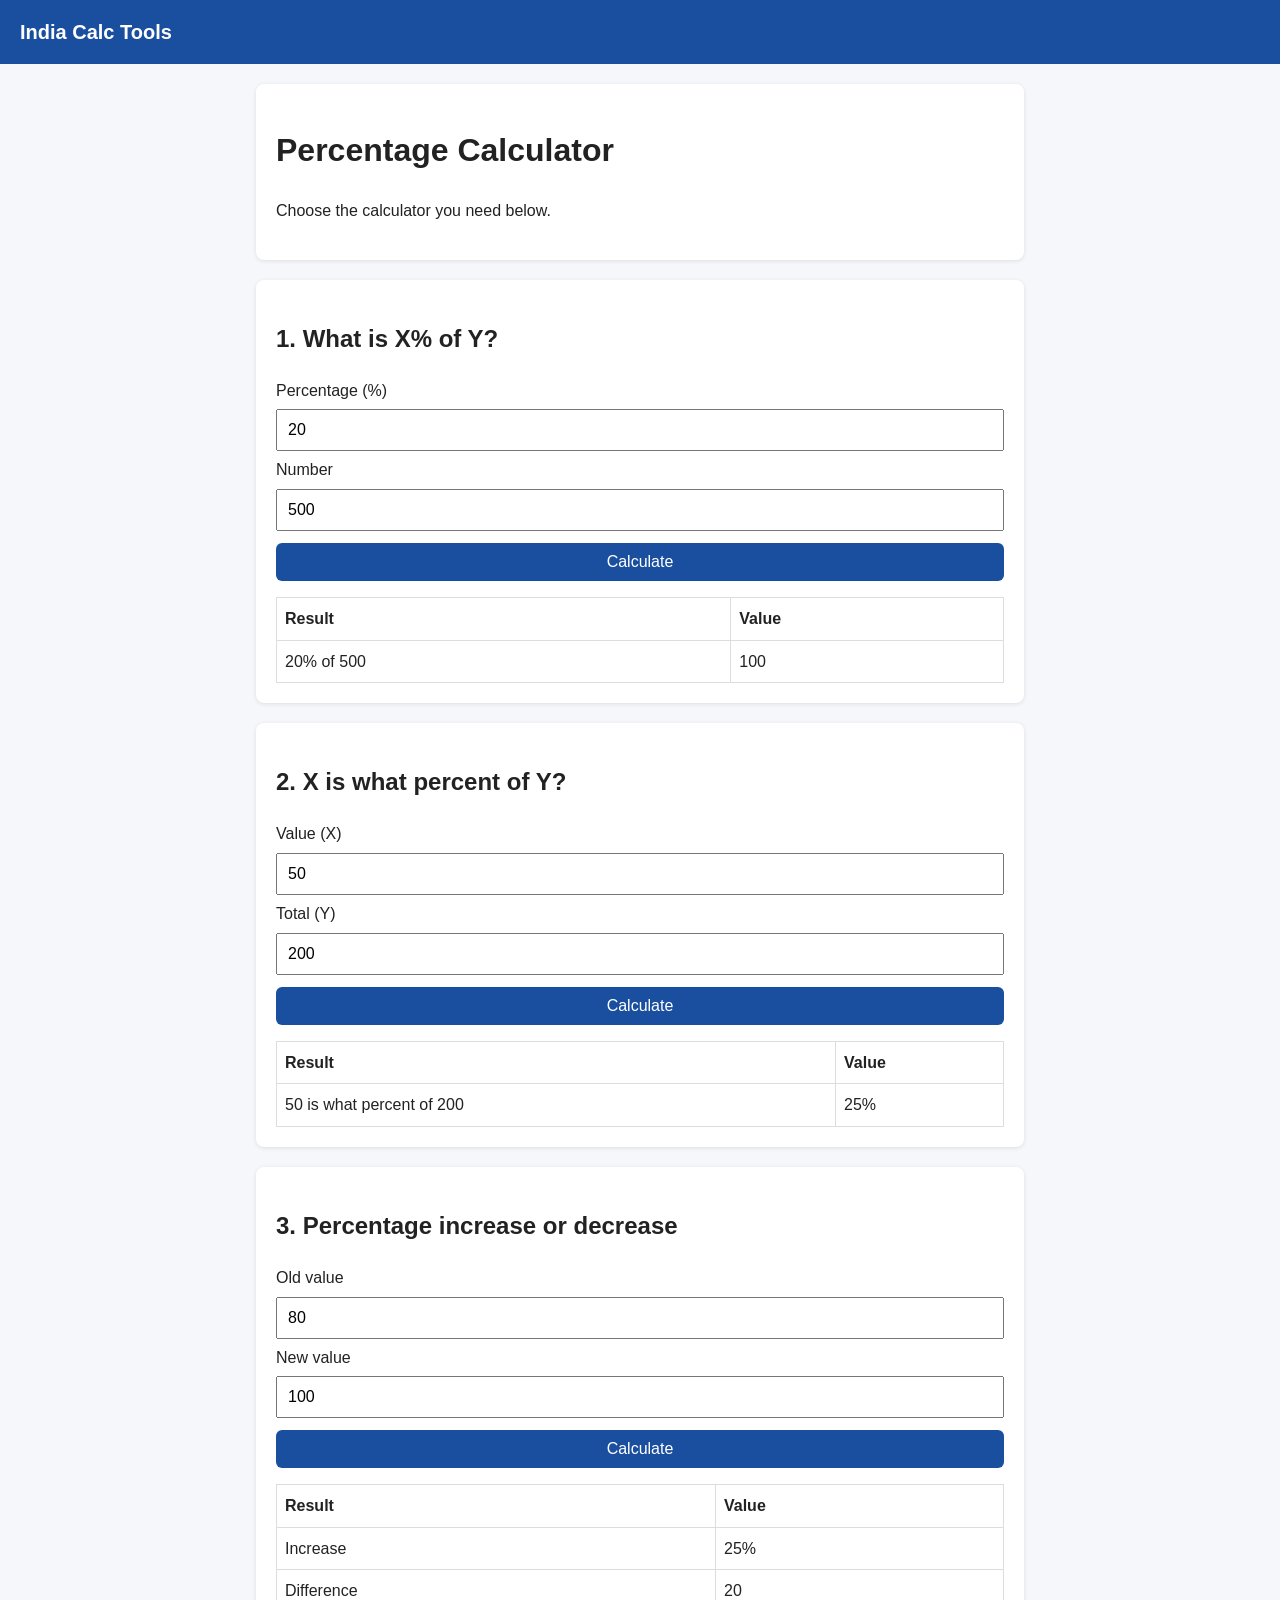
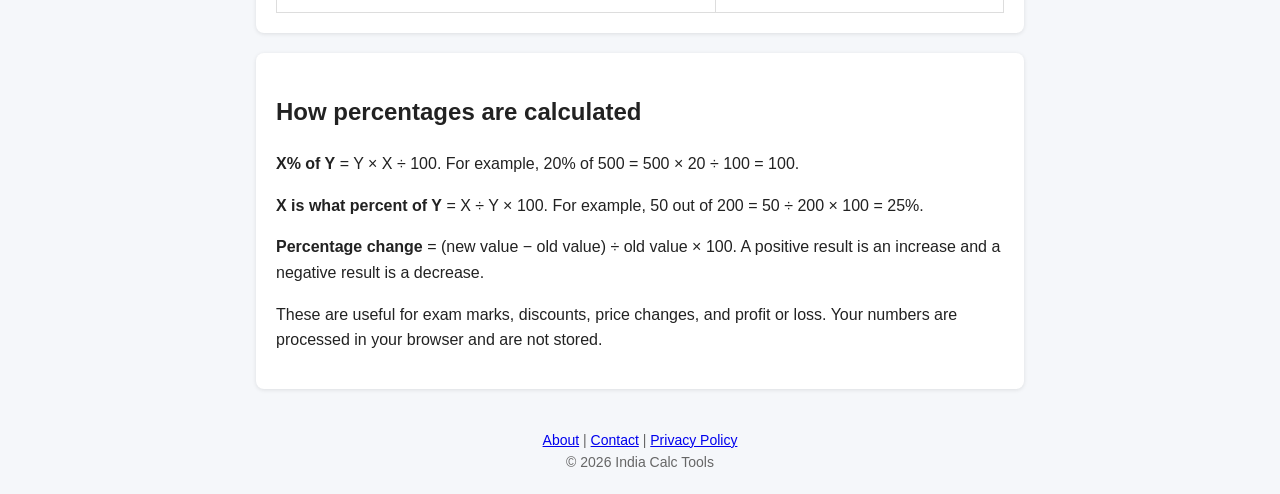
<file: tools/percentage-calculator.html>
<!DOCTYPE html>
<html lang="en">
<head>
  <meta charset="UTF-8">
  <meta name="viewport" content="width=device-width, initial-scale=1.0">
  <title>Percentage Calculator: Find Percent, Percentage Change and More | India Calc Tools</title>
  <meta name="description" content="Free percentage calculator. Find X% of a number, what percent one number is of another, and the percentage increase or decrease between two numbers.">
  <link rel="stylesheet" href="../style.css">
</head>
<body>
  <header><a href="../index.html">India Calc Tools</a></header>
  <main>
    <div class="card">
      <h1>Percentage Calculator</h1>
      <p>Choose the calculator you need below.</p>
    </div>

    <div class="card">
      <h2>1. What is X% of Y?</h2>
      <label>Percentage (%)</label>
      <input type="number" id="p1" value="20" step="any">
      <label>Number</label>
      <input type="number" id="n1" value="500" step="any">
      <button type="button" onclick="calc1()">Calculate</button>
      <table id="r1"></table>
    </div>

    <div class="card">
      <h2>2. X is what percent of Y?</h2>
      <label>Value (X)</label>
      <input type="number" id="x2" value="50" step="any">
      <label>Total (Y)</label>
      <input type="number" id="y2" value="200" step="any">
      <button type="button" onclick="calc2()">Calculate</button>
      <table id="r2"></table>
    </div>

    <div class="card">
      <h2>3. Percentage increase or decrease</h2>
      <label>Old value</label>
      <input type="number" id="old3" value="80" step="any">
      <label>New value</label>
      <input type="number" id="new3" value="100" step="any">
      <button type="button" onclick="calc3()">Calculate</button>
      <table id="r3"></table>
    </div>

    <div class="card">
      <h2>How percentages are calculated</h2>
      <p><strong>X% of Y</strong> = Y × X ÷ 100. For example, 20% of 500 = 500 × 20 ÷ 100 = 100.</p>
      <p><strong>X is what percent of Y</strong> = X ÷ Y × 100. For example, 50 out of 200 = 50 ÷ 200 × 100 = 25%.</p>
      <p><strong>Percentage change</strong> = (new value − old value) ÷ old value × 100. A positive result is an increase and a negative result is a decrease.</p>
      <p>These are useful for exam marks, discounts, price changes, and profit or loss. Your numbers are processed in your browser and are not stored.</p>
    </div>
  </main>
  <footer><a href="/about.html">About</a> | <a href="/contact.html">Contact</a> | <a href="/privacy-policy.html">Privacy Policy</a><br>&copy; 2026 India Calc Tools</footer>
  <script>
    function fmt(n) {
      return n.toLocaleString("en-IN", {maximumFractionDigits: 4});
    }
    function getNum(id) {
      const v = document.getElementById(id).value;
      return v === "" ? NaN : parseFloat(v);
    }
    function calc1() {
      const p = getNum("p1"), n = getNum("n1");
      const table = document.getElementById("r1");
      if (isNaN(p) || isNaN(n)) {
        table.innerHTML = "<tr><td>Please enter valid numbers.</td></tr>";
        return;
      }
      table.innerHTML = "<tr><th>Result</th><th>Value</th></tr>" +
        "<tr><td>" + fmt(p) + "% of " + fmt(n) + "</td><td>" + fmt(n * p / 100) + "</td></tr>";
    }
    function calc2() {
      const x = getNum("x2"), y = getNum("y2");
      const table = document.getElementById("r2");
      if (isNaN(x) || isNaN(y)) {
        table.innerHTML = "<tr><td>Please enter valid numbers.</td></tr>";
        return;
      }
      if (y === 0) {
        table.innerHTML = "<tr><td>The total (Y) cannot be zero.</td></tr>";
        return;
      }
      table.innerHTML = "<tr><th>Result</th><th>Value</th></tr>" +
        "<tr><td>" + fmt(x) + " is what percent of " + fmt(y) + "</td><td>" + fmt(x / y * 100) + "%</td></tr>";
    }
    function calc3() {
      const o = getNum("old3"), n = getNum("new3");
      const table = document.getElementById("r3");
      if (isNaN(o) || isNaN(n)) {
        table.innerHTML = "<tr><td>Please enter valid numbers.</td></tr>";
        return;
      }
      if (o === 0) {
        table.innerHTML = "<tr><td>The old value cannot be zero.</td></tr>";
        return;
      }
      const change = (n - o) / Math.abs(o) * 100;
      const label = change > 0 ? "Increase" : (change < 0 ? "Decrease" : "No change");
      table.innerHTML = "<tr><th>Result</th><th>Value</th></tr>" +
        "<tr><td>" + label + "</td><td>" + fmt(Math.abs(change)) + "%</td></tr>" +
        "<tr><td>Difference</td><td>" + fmt(n - o) + "</td></tr>";
    }
    calc1(); calc2(); calc3();
  </script>
</body>
</html>
</file>
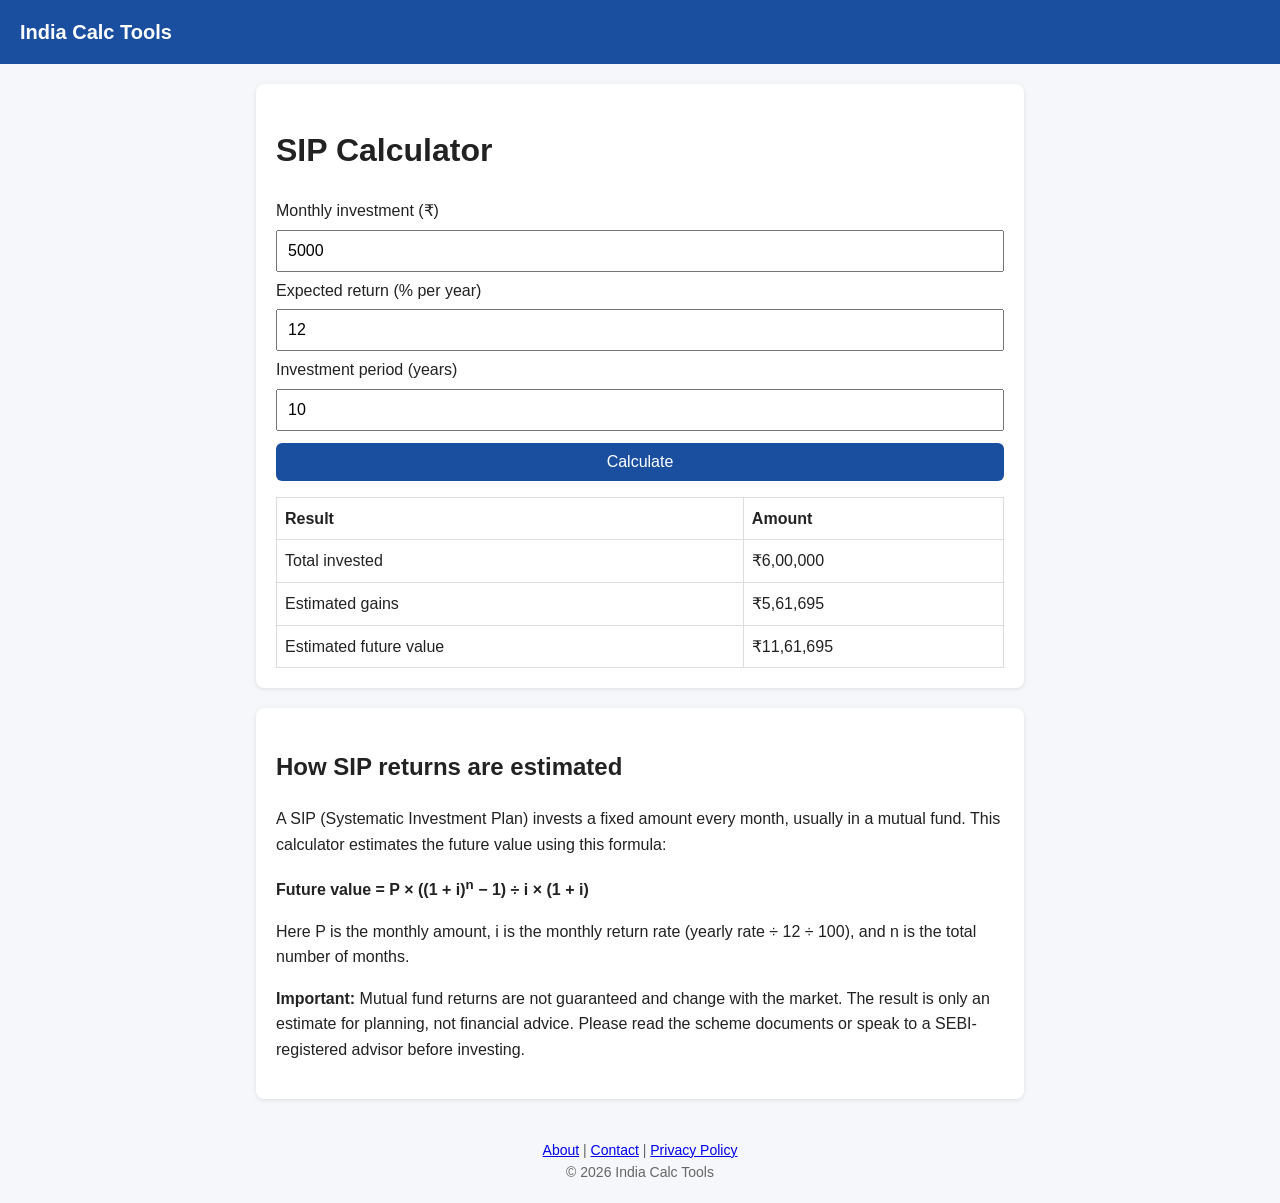
<file: tools/sip-calculator.html>
<!DOCTYPE html>
<html lang="en">
<head>
  <meta charset="UTF-8">
  <meta name="viewport" content="width=device-width, initial-scale=1.0">
  <title>SIP Calculator: Mutual Fund SIP Returns Estimate | India Calc Tools</title>
  <meta name="description" content="Free SIP calculator. Enter monthly investment, expected return and years to estimate the future value, total invested amount and estimated gains.">
  <link rel="stylesheet" href="../style.css">
</head>
<body>
  <header><a href="../index.html">India Calc Tools</a></header>
  <main>
    <div class="card">
      <h1>SIP Calculator</h1>
      <label>Monthly investment (₹)</label>
      <input type="number" id="monthly" value="5000" min="0" step="any">
      <label>Expected return (% per year)</label>
      <input type="number" id="rate" value="12" min="0" step="any">
      <label>Investment period (years)</label>
      <input type="number" id="years" value="10" min="0" step="any">
      <button type="button" onclick="calcSip()">Calculate</button>
      <table id="result"></table>
    </div>
    <div class="card">
      <h2>How SIP returns are estimated</h2>
      <p>A SIP (Systematic Investment Plan) invests a fixed amount every month, usually in a mutual fund. This calculator estimates the future value using this formula:</p>
      <p><strong>Future value = P × ((1 + i)<sup>n</sup> − 1) ÷ i × (1 + i)</strong></p>
      <p>Here P is the monthly amount, i is the monthly return rate (yearly rate ÷ 12 ÷ 100), and n is the total number of months.</p>
      <p><strong>Important:</strong> Mutual fund returns are not guaranteed and change with the market. The result is only an estimate for planning, not financial advice. Please read the scheme documents or speak to a SEBI-registered advisor before investing.</p>
    </div>
  </main>
  <footer><a href="/about.html">About</a> | <a href="/contact.html">Contact</a> | <a href="/privacy-policy.html">Privacy Policy</a><br>&copy; 2026 India Calc Tools</footer>
  <script>
    function fmt(n) {
      return "₹" + n.toLocaleString("en-IN", {maximumFractionDigits: 0});
    }
    function calcSip() {
      const P = parseFloat(document.getElementById("monthly").value);
      const annual = parseFloat(document.getElementById("rate").value);
      const years = parseFloat(document.getElementById("years").value);
      const table = document.getElementById("result");
      if (isNaN(P) || isNaN(annual) || isNaN(years) || P <= 0 || annual < 0 || years <= 0) {
        table.innerHTML = "<tr><td>Please enter valid positive numbers.</td></tr>";
        return;
      }
      const n = Math.round(years * 12);
      const i = annual / 12 / 100;
      let future;
      if (i === 0) {
        future = P * n;
      } else {
        future = P * ((Math.pow(1 + i, n) - 1) / i) * (1 + i);
      }
      const invested = P * n;
      const gain = future - invested;
      table.innerHTML =
        "<tr><th>Result</th><th>Amount</th></tr>" +
        "<tr><td>Total invested</td><td>" + fmt(invested) + "</td></tr>" +
        "<tr><td>Estimated gains</td><td>" + fmt(gain) + "</td></tr>" +
        "<tr><td>Estimated future value</td><td>" + fmt(future) + "</td></tr>";
    }
    calcSip();
  </script>
</body>
</html>
</file>
<file: style.css>
* { box-sizing: border-box; }
body { font-family: Arial, sans-serif; margin: 0; background: #f5f7fa; color: #222; line-height: 1.6; }
header { background: #1a4fa0; color: #fff; padding: 16px 20px; }
header a { color: #fff; text-decoration: none; font-weight: bold; font-size: 20px; }
main { max-width: 800px; margin: 20px auto; padding: 0 16px; }
.card { background: #fff; padding: 20px; border-radius: 8px; margin-bottom: 20px; box-shadow: 0 1px 4px rgba(0,0,0,0.1); }
input, select, button { font-size: 16px; padding: 10px; margin: 6px 0; width: 100%; }
button { background: #1a4fa0; color: #fff; border: none; border-radius: 6px; cursor: pointer; }
table { width: 100%; border-collapse: collapse; margin-top: 10px; }
td, th { border: 1px solid #ddd; padding: 8px; text-align: left; }
footer { text-align: center; padding: 20px; color: #666; font-size: 14px; }
</file>
